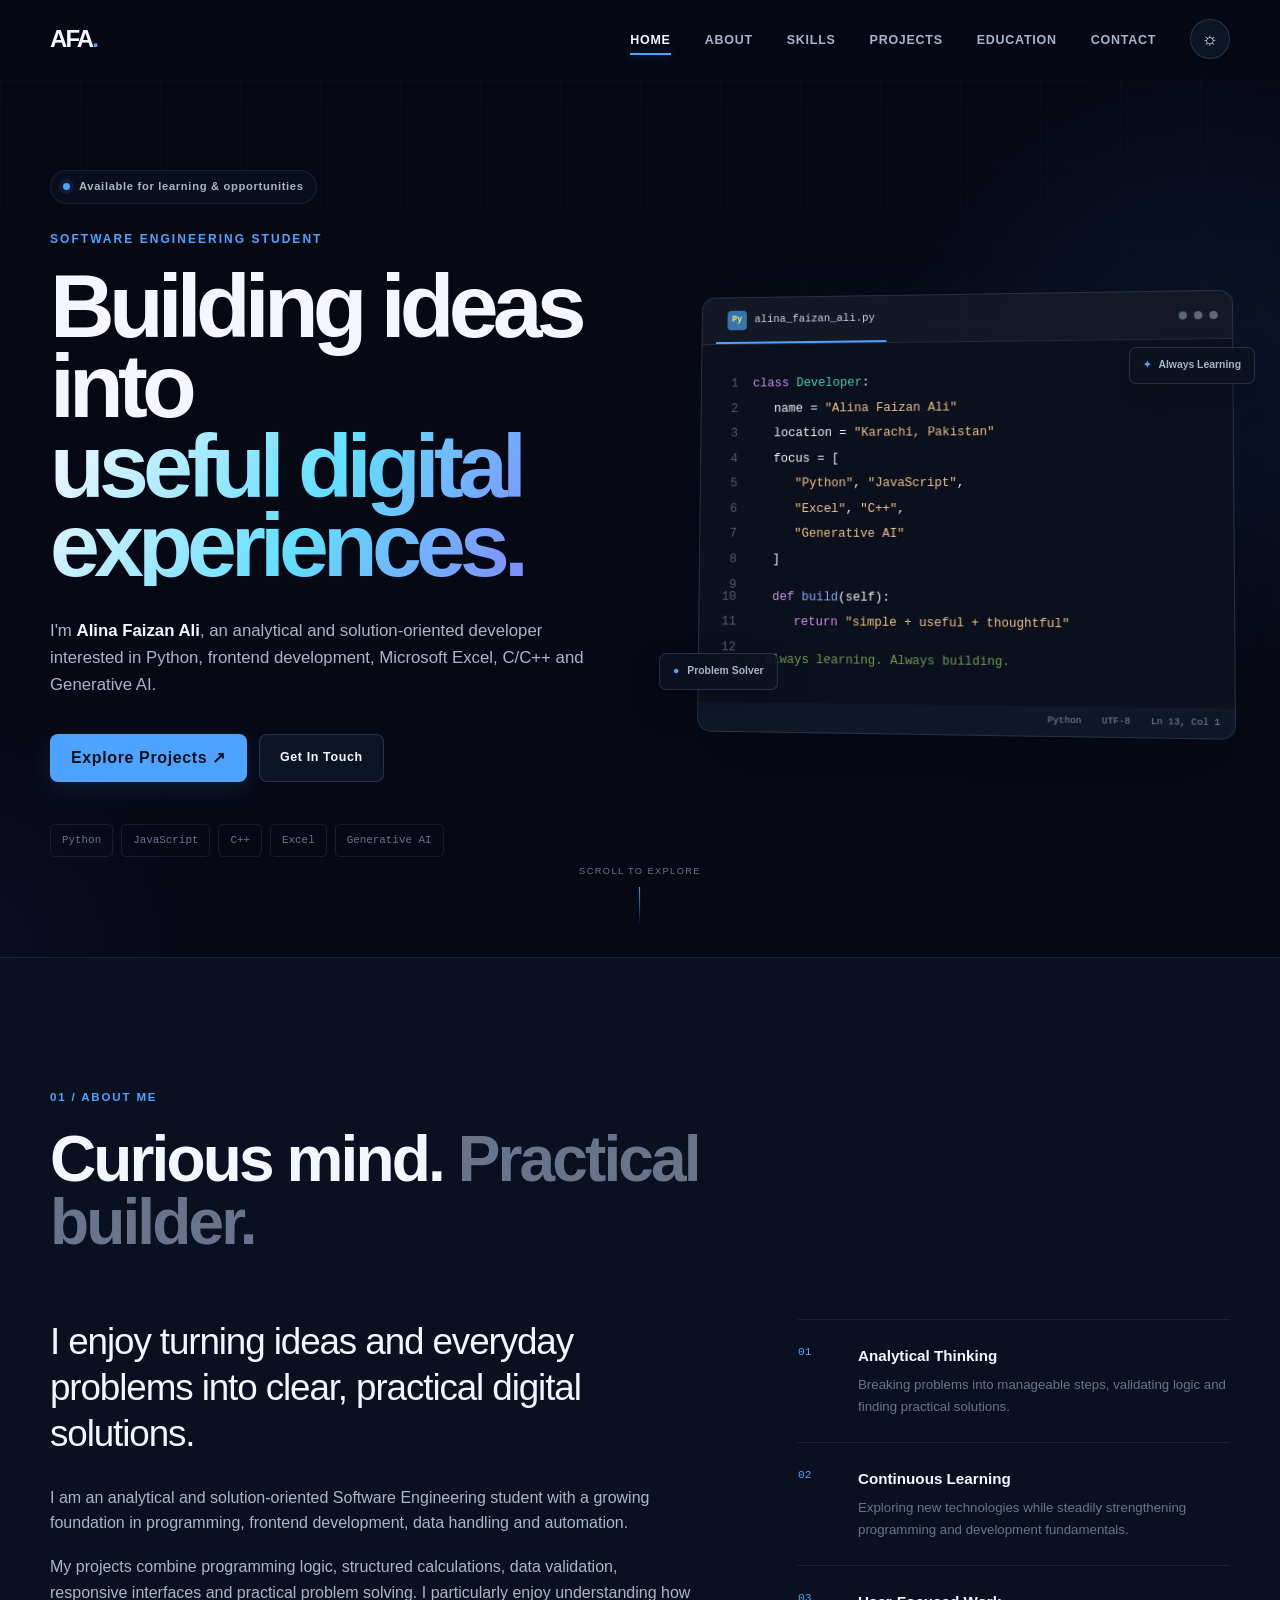
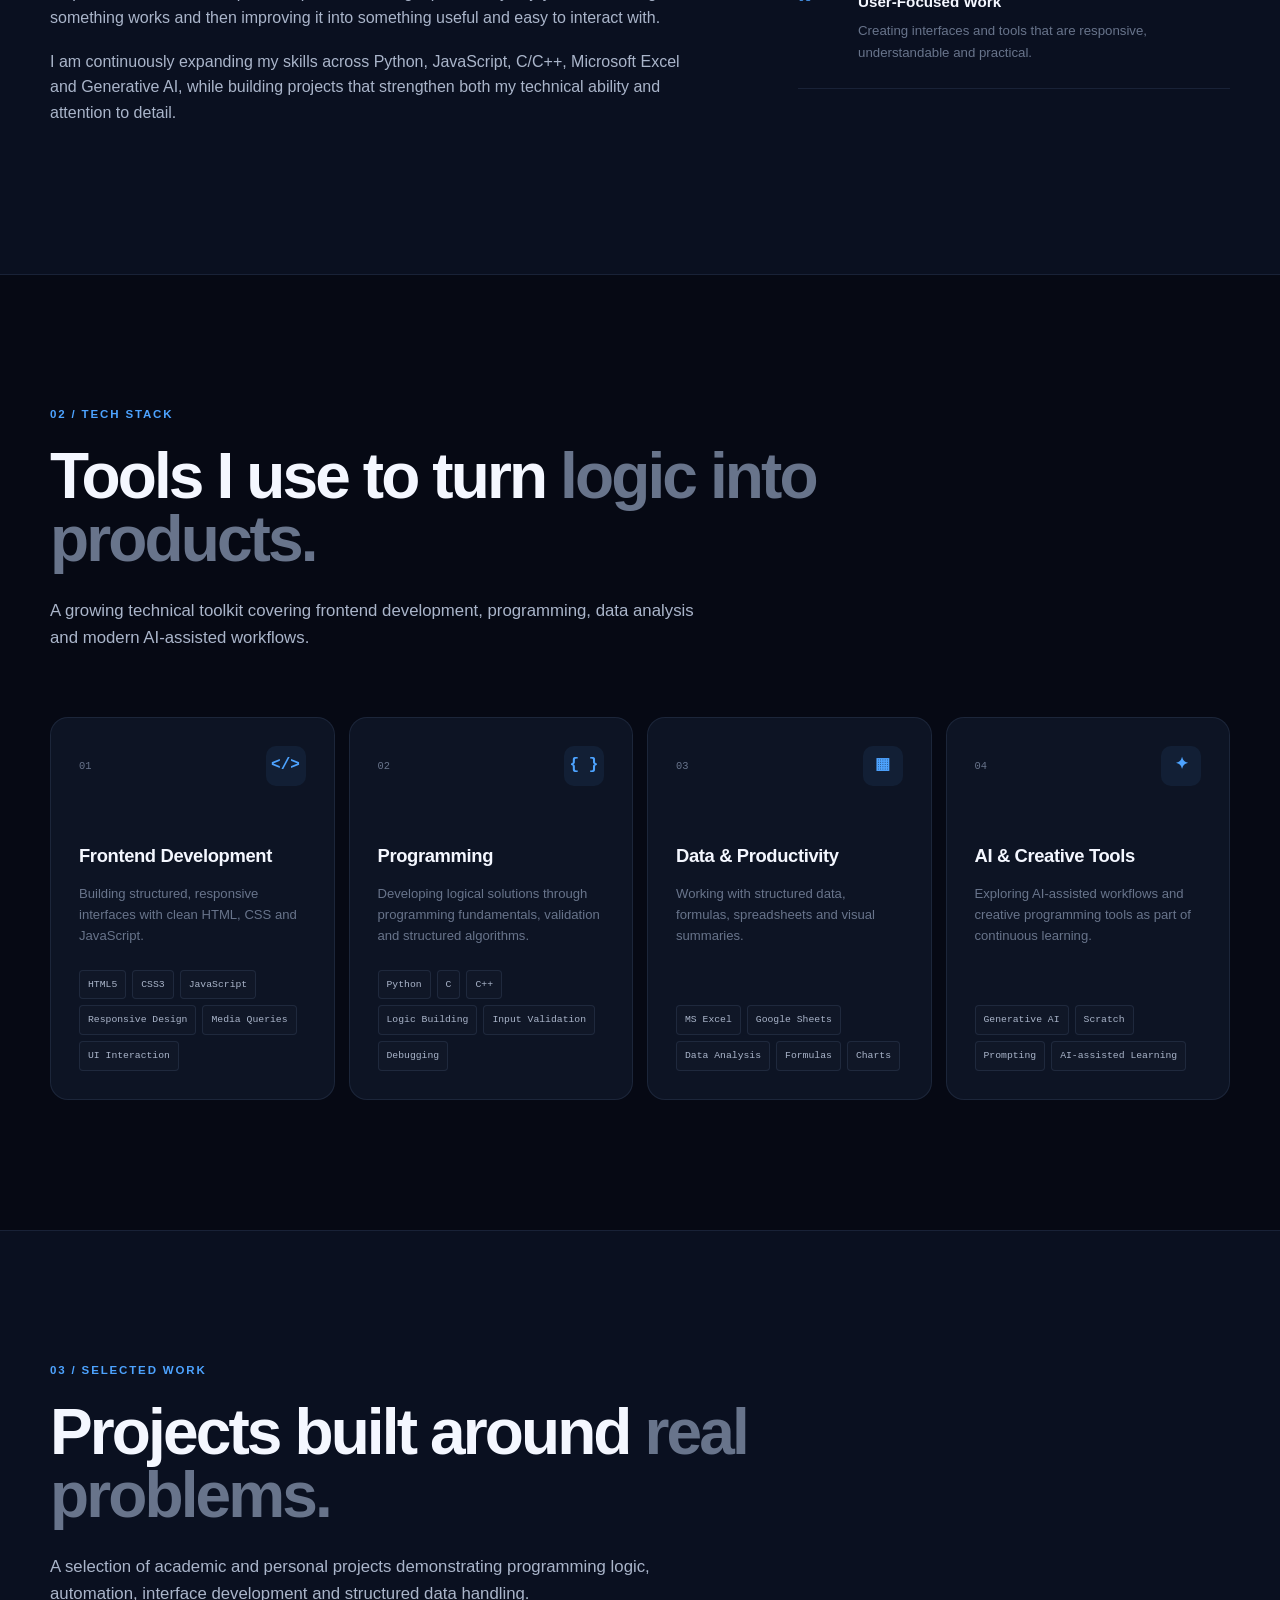
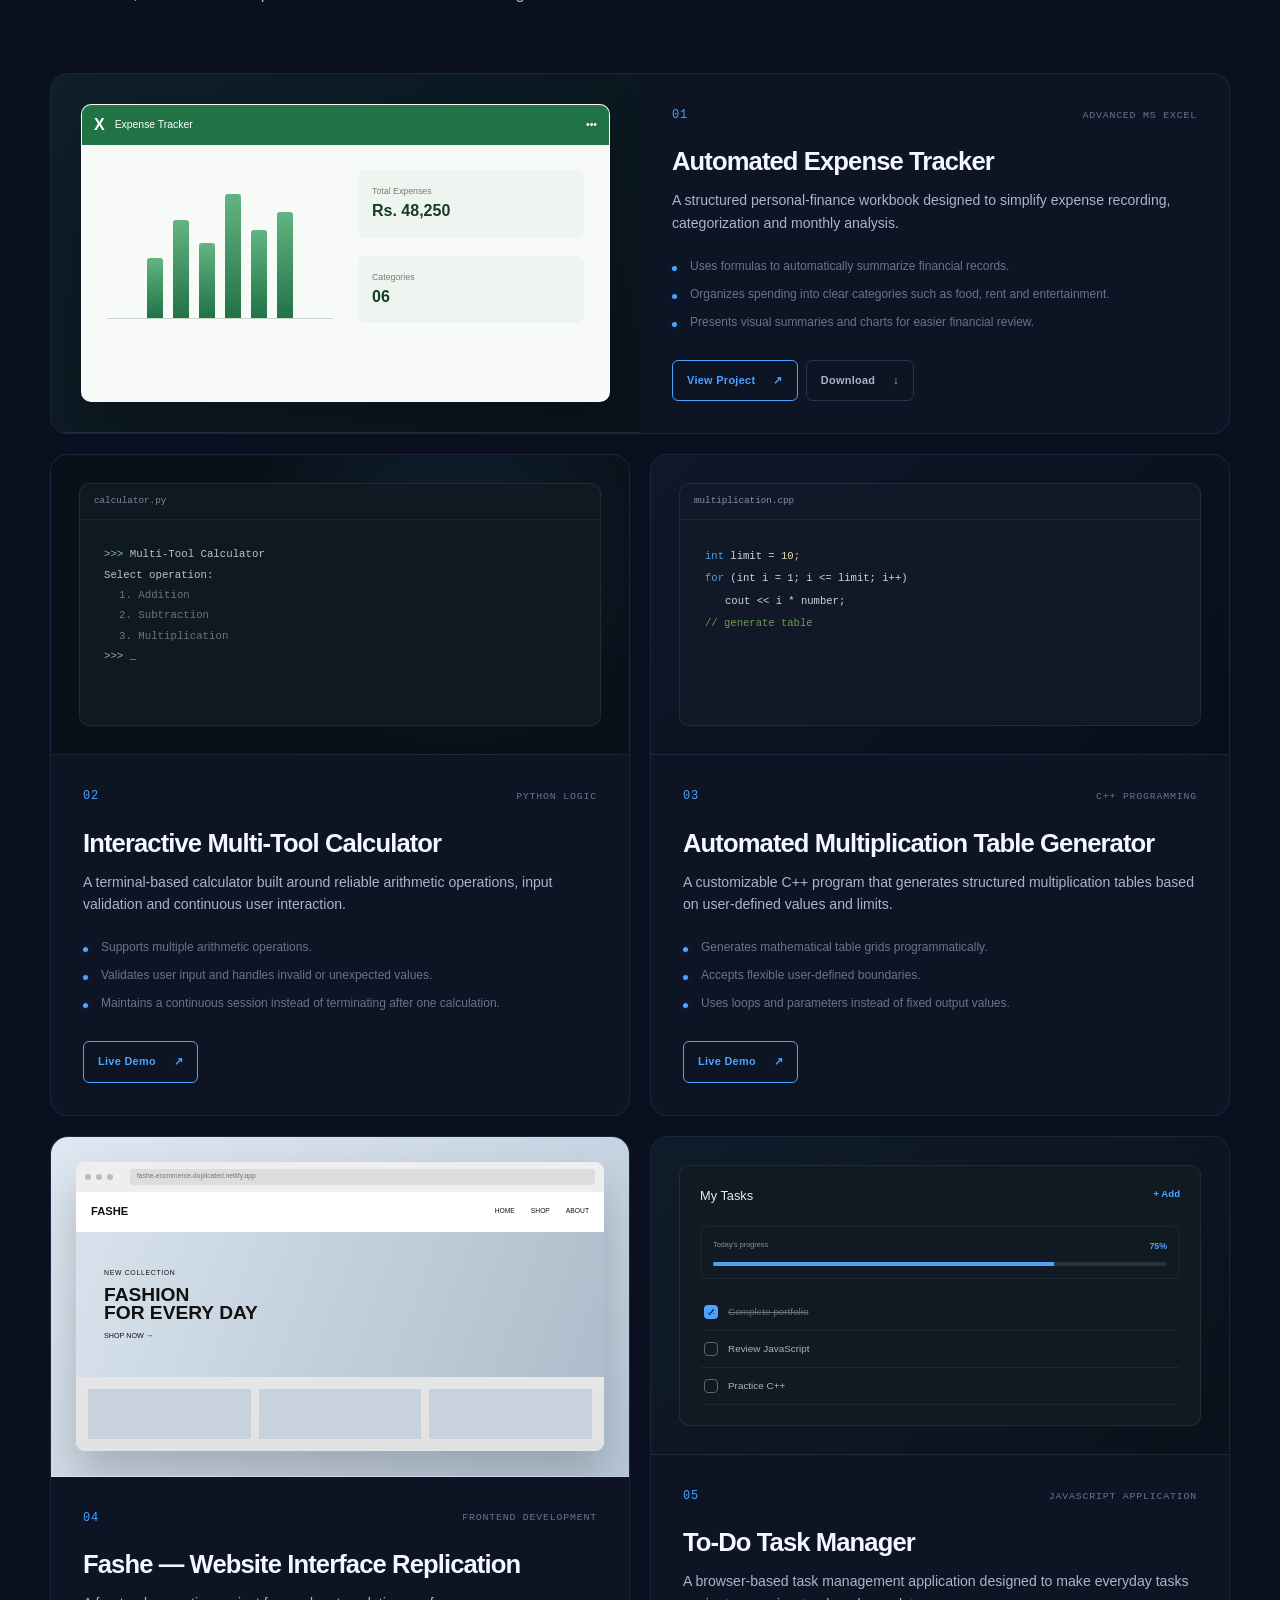
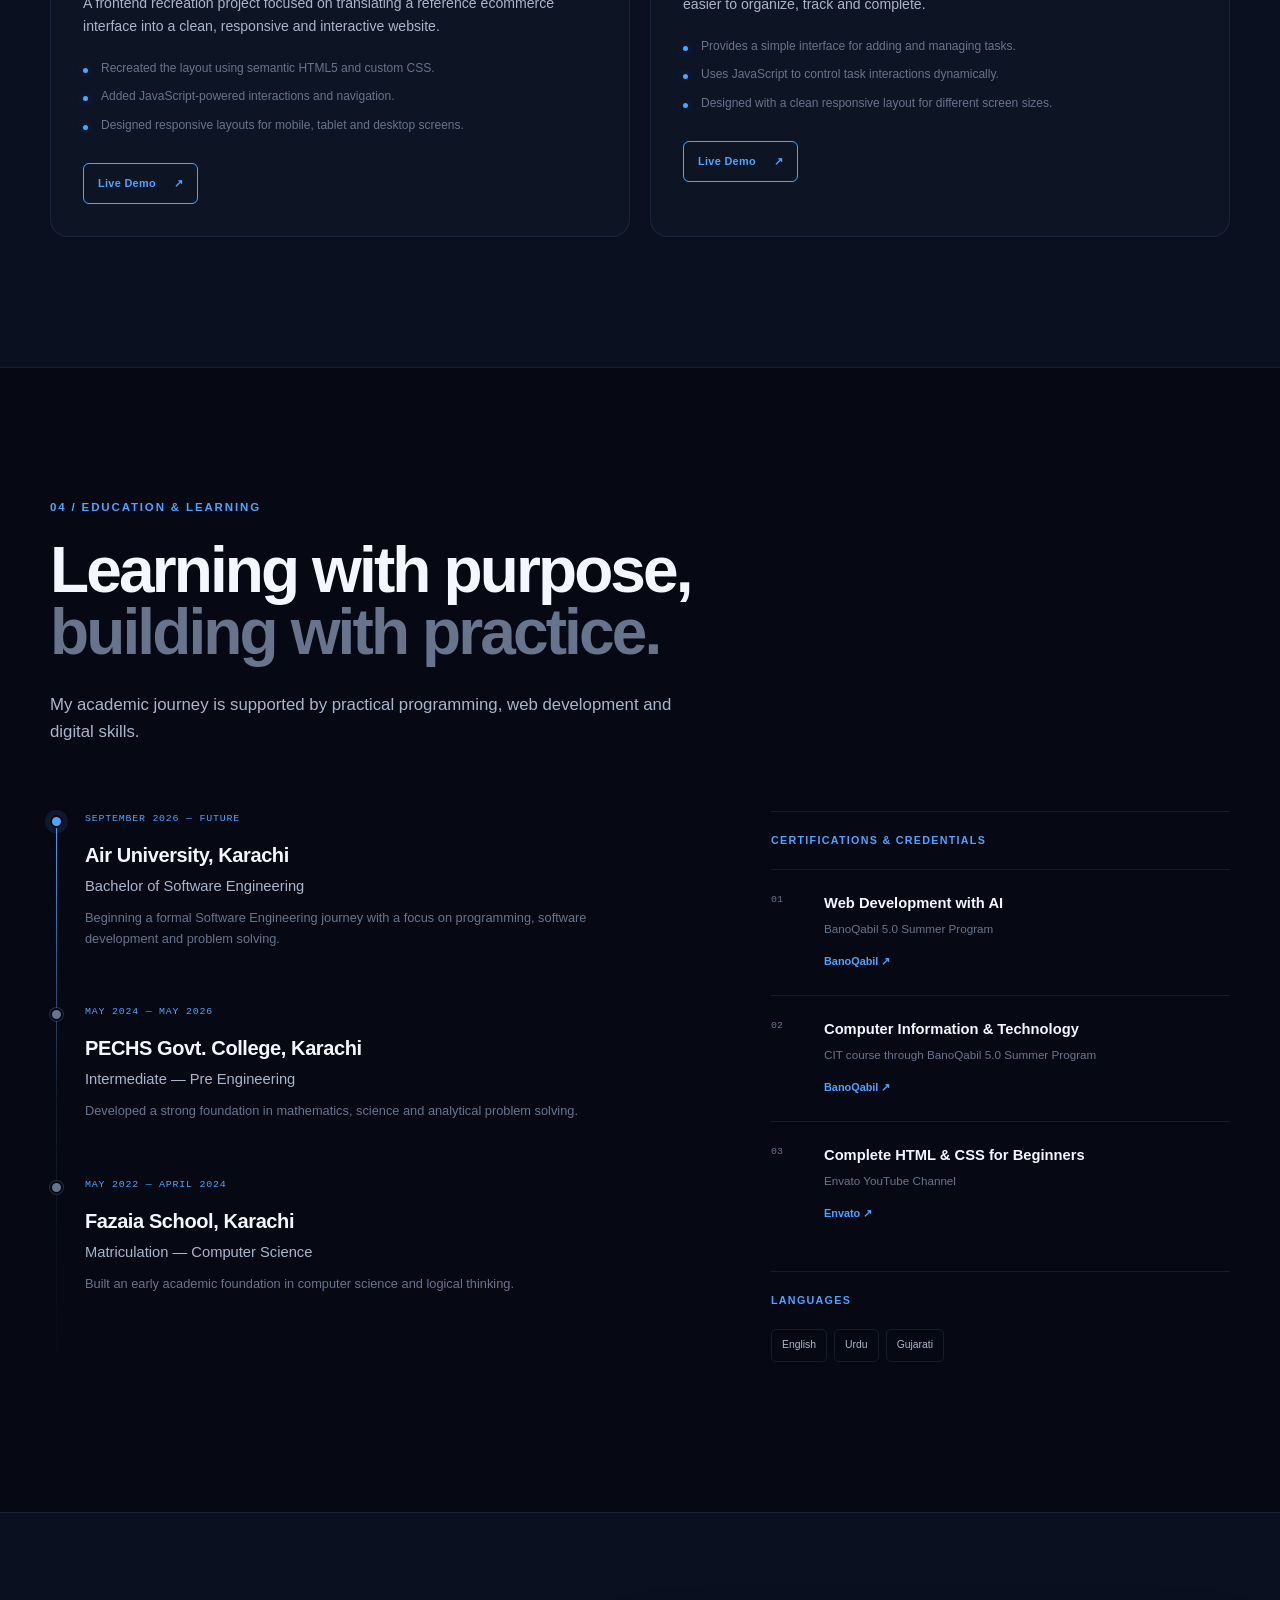
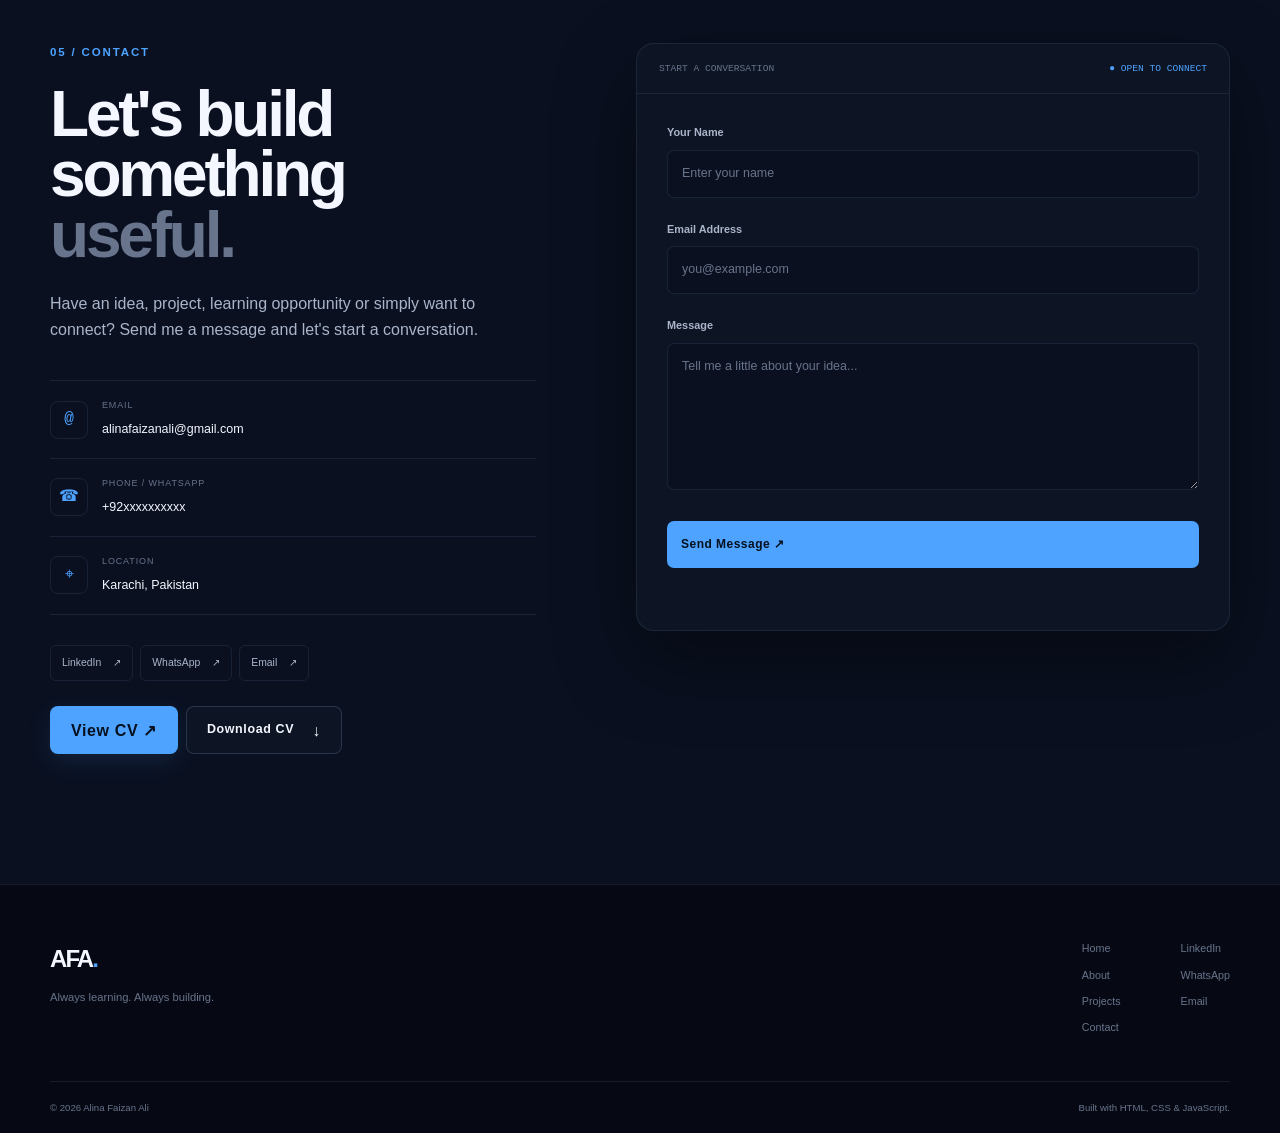
<file: index.html>
<!DOCTYPE html>
<html lang="en">

<head>
    <meta charset="UTF-8">
    <meta name="hosting-provider" content="Netlify">
    <meta name="netlify-deploy"
        content="https://netlify.new/?utm_campaign=ai-legible&amp;utm_source=meta&amp;utm_medium=referral&amp;utm_id=fb705a5e-d1b8-4684-b0b0-b17e2b1a8b19">

    <meta name="viewport" content="width=device-width, initial-scale=1.0">

    <meta name="description"
        content="Alina Faizan Ali — Software Engineering student and aspiring developer specializing in Python, JavaScript, C++, Excel, frontend development and Generative AI.">

    <meta name="keywords"
        content="Alina Faizan Ali, Software Engineering, Python Developer, Web Developer, JavaScript, HTML, CSS, C++, Excel, Generative AI, Portfolio">

    <meta name="author" content="Alina Faizan Ali">

    <meta name="theme-color" content="#0b0d0c">

    <title>Alina Faizan Ali | Developer Portfolio</title>

    <link rel="stylesheet" href="style.css">
</head>

<body>

    <!-- =========================================================
     HEADER / NAVIGATION
========================================================= -->

    <header class="site-header" id="site-header">

        <nav class="navbar container" aria-label="Main navigation">

            <a href="#home" class="logo" aria-label="Go to homepage">
                AFA<span>.</span>
            </a>

            <button class="menu-toggle" id="menu-toggle" aria-label="Open navigation menu" aria-expanded="false"
                aria-controls="nav-menu">

                <span></span>
                <span></span>
                <span></span>

            </button>

            <div class="nav-overlay" id="nav-overlay"></div>

            <ul class="nav-menu" id="nav-menu">

                <li>
                    <a href="#home" class="nav-link active">Home</a>
                </li>

                <li>
                    <a href="#about" class="nav-link">About</a>
                </li>

                <li>
                    <a href="#skills" class="nav-link">Skills</a>
                </li>

                <li>
                    <a href="#projects" class="nav-link">Projects</a>
                </li>

                <li>
                    <a href="#education" class="nav-link">Education</a>
                </li>

                <li>
                    <a href="#contact" class="nav-link">Contact</a>
                </li>

                <li class="theme-item">
                    <button class="theme-toggle" id="theme-toggle" aria-label="Switch to light mode"
                        title="Toggle theme">

                        <span class="theme-icon" id="theme-icon">☼</span>

                    </button>
                </li>

            </ul>

        </nav>

    </header>


    <main>

        <!-- =========================================================
     HERO
========================================================= -->

        <section class="hero section" id="home">

            <div class="hero-grid"></div>

            <div class="container hero-container">

                <div class="hero-content reveal">

                    <div class="eyebrow">
                        <span class="status-dot"></span>
                        Available for learning & opportunities
                    </div>

                    <p class="hero-kicker">
                        SOFTWARE ENGINEERING STUDENT
                    </p>

                    <h1>
                        Building ideas into
                        <span class="gradient-text">useful digital experiences.</span>
                    </h1>

                    <p class="hero-description">
                        I'm <strong>Alina Faizan Ali</strong>, an analytical
                        and solution-oriented developer interested in Python,
                        frontend development, Microsoft Excel, C/C++ and
                        Generative AI.
                    </p>

                    <div class="hero-buttons">

                        <a href="#projects" class="btn btn-primary">
                            <span>
                            Explore Projects
                            ↗</span>
                        </a>

                        <a href="#contact" class="btn btn-secondary">
                            Get In Touch
                        </a>

                    </div>

                    <div class="hero-tags">

                        <span>Python</span>
                        <span>JavaScript</span>
                        <span>C++</span>
                        <span>Excel</span>
                        <span>Generative AI</span>

                    </div>

                </div>


                <!-- Floating editor window -->

                <div class="code-window-wrap reveal delay-2">

                    <div class="code-window">

                        <div class="editor-topbar">

                            <div class="editor-tabs">

                                <div class="editor-tab active">
                                    <span class="file-icon python-icon">Py</span>
                                    alina_faizan_ali.py
                                </div>

                            </div>

                            <div class="editor-actions">
                                <span></span>
                                <span></span>
                                <span></span>
                            </div>

                        </div>

                        <div class="editor-body">

                            <div class="code-line">
                                <span class="line-number">1</span>
                                <span>
                                    <span class="keyword">class</span>
                                    <span class="class-name">Developer</span>:
                                </span>
                            </div>

                            <div class="code-line">
                                <span class="line-number">2</span>
                                <span class="indent">
                                    name =
                                    <span class="string">"Alina Faizan Ali"</span>
                                </span>
                            </div>

                            <div class="code-line">
                                <span class="line-number">3</span>
                                <span class="indent">
                                    location =
                                    <span class="string">"Karachi, Pakistan"</span>
                                </span>
                            </div>

                            <div class="code-line">
                                <span class="line-number">4</span>
                                <span class="indent">
                                    focus = [
                                </span>
                            </div>

                            <div class="code-line">
                                <span class="line-number">5</span>
                                <span class="double-indent">
                                    <span class="string">"Python"</span>,
                                    <span class="string">"JavaScript"</span>,
                                </span>
                            </div>

                            <div class="code-line">
                                <span class="line-number">6</span>
                                <span class="double-indent">
                                    <span class="string">"Excel"</span>,
                                    <span class="string">"C++"</span>,
                                </span>
                            </div>

                            <div class="code-line">
                                <span class="line-number">7</span>
                                <span class="double-indent">
                                    <span class="string">"Generative AI"</span>
                                </span>
                            </div>

                            <div class="code-line">
                                <span class="line-number">8</span>
                                <span class="indent">]</span>
                            </div>

                            <div class="code-line empty-line">
                                <span class="line-number">9</span>
                            </div>

                            <div class="code-line">
                                <span class="line-number">10</span>
                                <span class="indent">
                                    <span class="keyword">def</span>
                                    <span class="function">build</span>(self):
                                </span>
                            </div>

                            <div class="code-line">
                                <span class="line-number">11</span>
                                <span class="double-indent">
                                    <span class="keyword">return</span>
                                    <span class="string">
                                        "simple + useful + thoughtful"
                                    </span>
                                </span>
                            </div>

                            <div class="code-line empty-line">
                                <span class="line-number">12</span>
                            </div>

                            <div class="code-line">
                                <span class="line-number">13</span>
                                <span class="comment">
                                    # Always learning. Always building.
                                </span>
                            </div>

                        </div>

                        <div class="editor-status">

                            <span>Python</span>
                            <span>UTF-8</span>
                            <span>Ln 13, Col 1</span>

                        </div>

                    </div>

                    <div class="floating-label label-one">
                        <span>●</span> Problem Solver
                    </div>

                    <div class="floating-label label-two">
                        <span>✦</span> Always Learning
                    </div>

                </div>

            </div>

            <div class="scroll-indicator">
                <span>SCROLL TO EXPLORE</span>
                <span class="scroll-line"></span>
            </div>

        </section>


        <!-- =========================================================
     ABOUT
========================================================= -->

        <section class="section about-section" id="about">

            <div class="container">

                <div class="section-heading reveal">

                    <div class="section-number">01 / ABOUT ME</div>

                    <h2>
                        Curious mind.
                        <span class="gradient-text">Practical builder.</span>
                    </h2>

                </div>


                <div class="about-grid">

                    <div class="about-main reveal">

                        <p class="large-text">
                            I enjoy turning ideas and everyday problems into
                            clear, practical digital solutions.
                        </p>

                        <p>
                            I am an analytical and solution-oriented Software
                            Engineering student with a growing foundation in
                            programming, frontend development, data handling
                            and automation.
                        </p>

                        <p>
                            My projects combine programming logic, structured
                            calculations, data validation, responsive interfaces
                            and practical problem solving. I particularly enjoy
                            understanding how something works and then improving
                            it into something useful and easy to interact with.
                        </p>

                        <p>
                            I am continuously expanding my skills across Python,
                            JavaScript, C/C++, Microsoft Excel and Generative AI,
                            while building projects that strengthen both my
                            technical ability and attention to detail.
                        </p>

                    </div>


                    <div class="about-points reveal delay-1">

                        <div class="about-point">

                            <span class="point-number">01</span>

                            <div>
                                <h3>Analytical Thinking</h3>
                                <p>
                                    Breaking problems into manageable steps,
                                    validating logic and finding practical
                                    solutions.
                                </p>
                            </div>

                        </div>


                        <div class="about-point">

                            <span class="point-number">02</span>

                            <div>
                                <h3>Continuous Learning</h3>
                                <p>
                                    Exploring new technologies while steadily
                                    strengthening programming and development
                                    fundamentals.
                                </p>
                            </div>

                        </div>


                        <div class="about-point">

                            <span class="point-number">03</span>

                            <div>
                                <h3>User-Focused Work</h3>
                                <p>
                                    Creating interfaces and tools that are
                                    responsive, understandable and practical.
                                </p>
                            </div>

                        </div>

                    </div>

                </div>

            </div>

        </section>


        <!-- =========================================================
     SKILLS
========================================================= -->

        <section class="section skills-section" id="skills">

            <div class="container">

                <div class="section-heading reveal">

                    <div class="section-number">02 / TECH STACK</div>

                    <h2>
                        Tools I use to turn
                        <span>logic into products.</span>
                    </h2>

                    <p>
                        A growing technical toolkit covering frontend
                        development, programming, data analysis and
                        modern AI-assisted workflows.
                    </p>

                </div>


                <div class="skills-grid">

                    <article class="skill-card reveal">

                        <div class="skill-card-top">
                            <span class="skill-index">01</span>
                            <span class="skill-symbol">&lt;/&gt;</span>
                        </div>

                        <h3>Frontend Development</h3>

                        <p>
                            Building structured, responsive interfaces
                            with clean HTML, CSS and JavaScript.
                        </p>

                        <div class="skill-list">
                            <span>HTML5</span>
                            <span>CSS3</span>
                            <span>JavaScript</span>
                            <span>Responsive Design</span>
                            <span>Media Queries</span>
                            <span>UI Interaction</span>
                        </div>

                    </article>


                    <article class="skill-card reveal delay-1">

                        <div class="skill-card-top">
                            <span class="skill-index">02</span>
                            <span class="skill-symbol">{ }</span>
                        </div>

                        <h3>Programming</h3>

                        <p>
                            Developing logical solutions through programming
                            fundamentals, validation and structured algorithms.
                        </p>

                        <div class="skill-list">
                            <span>Python</span>
                            <span>C</span>
                            <span>C++</span>
                            <span>Logic Building</span>
                            <span>Input Validation</span>
                            <span>Debugging</span>
                        </div>

                    </article>


                    <article class="skill-card reveal delay-2">

                        <div class="skill-card-top">
                            <span class="skill-index">03</span>
                            <span class="skill-symbol">▦</span>
                        </div>

                        <h3>Data & Productivity</h3>

                        <p>
                            Working with structured data, formulas,
                            spreadsheets and visual summaries.
                        </p>

                        <div class="skill-list">
                            <span>MS Excel</span>
                            <span>Google Sheets</span>
                            <span>Data Analysis</span>
                            <span>Formulas</span>
                            <span>Charts</span>
                        </div>

                    </article>


                    <article class="skill-card reveal">

                        <div class="skill-card-top">
                            <span class="skill-index">04</span>
                            <span class="skill-symbol">✦</span>
                        </div>

                        <h3>AI & Creative Tools</h3>

                        <p>
                            Exploring AI-assisted workflows and creative
                            programming tools as part of continuous learning.
                        </p>

                        <div class="skill-list">
                            <span>Generative AI</span>
                            <span>Scratch</span>
                            <span>Prompting</span>
                            <span>AI-assisted Learning</span>
                        </div>

                    </article>

                </div>

            </div>

        </section>


        <!-- =========================================================
     PROJECTS
========================================================= -->

        <section class="section projects-section" id="projects">

            <div class="container">

                <div class="section-heading projects-heading reveal">

                    <div class="section-number">03 / SELECTED WORK</div>

                    <h2>
                        Projects built around
                        <span>real problems.</span>
                    </h2>

                    <p>
                        A selection of academic and personal projects
                        demonstrating programming logic, automation,
                        interface development and structured data handling.
                    </p>

                </div>


                <div class="projects-grid">


                    <!-- PROJECT 01 -->

                    <article class="project-card project-featured reveal">

                        <div class="project-preview excel-preview" role="img"
                            aria-label="Preview of Alina's automated Excel expense tracker project">

                            <div class="excel-ui">

                                <div class="excel-top">
                                    <span class="excel-logo">X</span>
                                    <span>Expense Tracker</span>
                                    <span class="excel-menu">•••</span>
                                </div>

                                <div class="excel-content">

                                    <div class="mini-chart">

                                        <span style="height: 42%"></span>
                                        <span style="height: 68%"></span>
                                        <span style="height: 52%"></span>
                                        <span style="height: 86%"></span>
                                        <span style="height: 61%"></span>
                                        <span style="height: 74%"></span>

                                    </div>

                                    <div class="excel-stats">

                                        <div>
                                            <small>Total Expenses</small>
                                            <strong>Rs. 48,250</strong>
                                        </div>

                                        <div>
                                            <small>Categories</small>
                                            <strong>06</strong>
                                        </div>

                                    </div>

                                </div>

                            </div>

                        </div>


                        <div class="project-content">

                            <div class="project-meta">
                                <span>01</span>
                                <span>ADVANCED MS EXCEL</span>
                            </div>

                            <h3>Automated Expense Tracker</h3>

                            <p>
                                A structured personal-finance workbook designed
                                to simplify expense recording, categorization
                                and monthly analysis.
                            </p>

                            <ul class="project-features">

                                <li>
                                    Uses formulas to automatically summarize
                                    financial records.
                                </li>

                                <li>
                                    Organizes spending into clear categories
                                    such as food, rent and entertainment.
                                </li>

                                <li>
                                    Presents visual summaries and charts for
                                    easier financial review.
                                </li>

                            </ul>

                            <div class="project-buttons">

                                <a href="expense-tracker.xlsx" class="project-btn" target="_blank" rel="noopener">

                                    View Project
                                    <span>↗</span>

                                </a>

                                <a href="expense-tracker.xlsx" class="project-btn project-btn-outline" download>

                                    Download
                                    <span>↓</span>

                                </a>

                            </div>

                        </div>

                    </article>


                    <!-- PROJECT 02 -->

                    <article class="project-card reveal">

                        <div class="project-preview python-preview" role="img"
                            aria-label="Preview of Python interactive multi-tool calculator">

                            <div class="terminal">

                                <div class="terminal-bar">
                                    <span>calculator.py</span>
                                </div>

                                <div class="terminal-body">

                                    <p>
                                        <span class="terminal-green">
                                            &gt;&gt;&gt;
                                        </span>
                                        Multi-Tool Calculator
                                    </p>

                                    <p>
                                        Select operation:
                                    </p>

                                    <p class="terminal-muted">
                                        1. Addition
                                    </p>

                                    <p class="terminal-muted">
                                        2. Subtraction
                                    </p>

                                    <p class="terminal-muted">
                                        3. Multiplication
                                    </p>

                                    <p>
                                        <span class="terminal-green">
                                            &gt;&gt;&gt;
                                        </span>
                                        _
                                    </p>

                                </div>

                            </div>

                        </div>


                        <div class="project-content">

                            <div class="project-meta">
                                <span>02</span>
                                <span>PYTHON LOGIC</span>
                            </div>

                            <h3>Interactive Multi-Tool Calculator</h3>

                            <p>
                                A terminal-based calculator built around
                                reliable arithmetic operations, input
                                validation and continuous user interaction.
                            </p>

                            <ul class="project-features">

                                <li>
                                    Supports multiple arithmetic operations.
                                </li>

                                <li>
                                    Validates user input and handles
                                    invalid or unexpected values.
                                </li>

                                <li>
                                    Maintains a continuous session instead
                                    of terminating after one calculation.
                                </li>

                            </ul>

                            <div class="project-buttons">

                                <a href="https://www.programiz.com/online-compiler/3bPesGvPqxvf6" class="project-btn" target="_blank" data-placeholder-link>

                                    Live Demo
                                    <span>↗</span>

                                </a>

                            </div>

                        </div>

                    </article>


                    <!-- PROJECT 03 -->

                    <article class="project-card reveal delay-1">

                        <div class="project-preview cpp-preview" role="img"
                            aria-label="Preview of C++ automated multiplication table generator">

                            <div class="cpp-window">

                                <div class="cpp-header">
                                    multiplication.cpp
                                </div>

                                <div class="cpp-code">

                                    <p>
                                        <span class="cpp-blue">int</span>
                                        limit = <span class="cpp-orange">10</span>;
                                    </p>

                                    <p>
                                        <span class="cpp-blue">for</span>
                                        (int i = 1; i &lt;= limit; i++)
                                    </p>

                                    <p class="cpp-indent">
                                        cout &lt;&lt; i * number;
                                    </p>

                                    <p>
                                        <span class="cpp-comment">
                                            // generate table
                                        </span>
                                    </p>

                                </div>

                            </div>

                        </div>


                        <div class="project-content">

                            <div class="project-meta">
                                <span>03</span>
                                <span>C++ PROGRAMMING</span>
                            </div>

                            <h3>Automated Multiplication Table Generator</h3>

                            <p>
                                A customizable C++ program that generates
                                structured multiplication tables based on
                                user-defined values and limits.
                            </p>

                            <ul class="project-features">

                                <li>
                                    Generates mathematical table grids
                                    programmatically.
                                </li>

                                <li>
                                    Accepts flexible user-defined boundaries.
                                </li>

                                <li>
                                    Uses loops and parameters instead of
                                    fixed output values.
                                </li>

                            </ul>

                            <div class="project-buttons">

                                <a href="https://www.programiz.com/online-compiler/1Dnhe1xtZ0zkZ" class="project-btn" target="_blank" data-placeholder-link>

                                    Live Demo
                                    <span>↗</span>

                                </a>

                            </div>

                        </div>

                    </article>


                    <!-- PROJECT 04 -->

                    <article class="project-card reveal">

                        <div class="project-preview website-preview" role="img"
                            aria-label="Preview of Fashe ecommerce website interface replication">

                            <div class="browser-window">

                                <div class="browser-bar">

                                    <span class="browser-dot"></span>
                                    <span class="browser-dot"></span>
                                    <span class="browser-dot"></span>

                                    <div class="browser-address">
                                        fashe-ecommerce-duplicated.netlify.app
                                    </div>

                                </div>

                                <div class="browser-page">

                                    <div class="fake-nav">
                                        <strong>FASHE</strong>
                                        <span>HOME</span>
                                        <span>SHOP</span>
                                        <span>ABOUT</span>
                                    </div>

                                    <div class="fake-hero">
                                        <small>NEW COLLECTION</small>
                                        <strong>FASHION<br>FOR EVERY DAY</strong>
                                        <span>SHOP NOW →</span>
                                    </div>

                                    <div class="fake-products">
                                        <span></span>
                                        <span></span>
                                        <span></span>
                                    </div>

                                </div>

                            </div>

                        </div>


                        <div class="project-content">

                            <div class="project-meta">
                                <span>04</span>
                                <span>FRONTEND DEVELOPMENT</span>
                            </div>

                            <h3>Fashe — Website Interface Replication</h3>

                            <p>
                                A frontend recreation project focused on
                                translating a reference ecommerce interface
                                into a clean, responsive and interactive
                                website.
                            </p>

                            <ul class="project-features">

                                <li>
                                    Recreated the layout using semantic HTML5
                                    and custom CSS.
                                </li>

                                <li>
                                    Added JavaScript-powered interactions
                                    and navigation.
                                </li>

                                <li>
                                    Designed responsive layouts for mobile,
                                    tablet and desktop screens.
                                </li>

                            </ul>

                            <div class="project-buttons">

                                <a href="https://fashe-ecommerce-duplicated.netlify.app/" class="project-btn"
                                    target="_blank" rel="noopener">

                                    Live Demo
                                    <span>↗</span>

                                </a>

                            </div>

                        </div>

                    </article>


                    <!-- PROJECT 05 -->

                    <article class="project-card project-todo reveal delay-1">

                        <div class="project-preview todo-preview" role="img"
                            aria-label="Preview of To-Do task manager application">

                            <div class="todo-ui">

                                <div class="todo-heading">

                                    <span>My Tasks</span>

                                    <strong>+ Add</strong>

                                </div>

                                <div class="todo-progress">

                                    <div>
                                        <small>Today's progress</small>
                                        <strong>75%</strong>
                                    </div>

                                    <div class="progress-track">
                                        <span></span>
                                    </div>

                                </div>

                                <div class="todo-item done">
                                    <span class="check">✓</span>
                                    Complete portfolio
                                </div>

                                <div class="todo-item">
                                    <span class="empty-check"></span>
                                    Review JavaScript
                                </div>

                                <div class="todo-item">
                                    <span class="empty-check"></span>
                                    Practice C++
                                </div>

                            </div>

                        </div>


                        <div class="project-content">

                            <div class="project-meta">
                                <span>05</span>
                                <span>JAVASCRIPT APPLICATION</span>
                            </div>

                            <h3>To-Do Task Manager</h3>

                            <p>
                                A browser-based task management application
                                designed to make everyday tasks easier to
                                organize, track and complete.
                            </p>

                            <ul class="project-features">

                                <li>
                                    Provides a simple interface for adding
                                    and managing tasks.
                                </li>

                                <li>
                                    Uses JavaScript to control task
                                    interactions dynamically.
                                </li>

                                <li>
                                    Designed with a clean responsive layout
                                    for different screen sizes.
                                </li>

                            </ul>

                            <div class="project-buttons">

                                <a href="https://todo-task-manager-project.netlify.app/" class="project-btn"
                                    target="_blank" rel="noopener">

                                    Live Demo
                                    <span>↗</span>

                                </a>

                            </div>

                        </div>

                    </article>

                </div>

            </div>

        </section>


        <!-- =========================================================
     EDUCATION
========================================================= -->

        <section class="section education-section" id="education">

            <div class="container">

                <div class="section-heading reveal">

                    <div class="section-number">04 / EDUCATION & LEARNING</div>

                    <h2>
                        Learning with purpose,
                        <span>building with practice.</span>
                    </h2>

                    <p>
                        My academic journey is supported by practical
                        programming, web development and digital skills.
                    </p>

                </div>


                <div class="education-layout">


                    <!-- Education timeline -->

                    <div class="timeline reveal">

                        <div class="timeline-item current">

                            <div class="timeline-marker"></div>

                            <div class="timeline-content">

                                <div class="timeline-date">
                                    SEPTEMBER 2026 — FUTURE
                                </div>

                                <h3>
                                    Air University, Karachi
                                </h3>

                                <h4>
                                    Bachelor of Software Engineering
                                </h4>

                                <p>
                                    Beginning a formal Software Engineering
                                    journey with a focus on programming,
                                    software development and problem solving.
                                </p>

                            </div>

                        </div>


                        <div class="timeline-item">

                            <div class="timeline-marker"></div>

                            <div class="timeline-content">

                                <div class="timeline-date">
                                    MAY 2024 — MAY 2026
                                </div>

                                <h3>
                                    PECHS Govt. College, Karachi
                                </h3>

                                <h4>
                                    Intermediate — Pre Engineering
                                </h4>

                                <p>
                                    Developed a strong foundation in
                                    mathematics, science and analytical
                                    problem solving.
                                </p>

                            </div>

                        </div>


                        <div class="timeline-item">

                            <div class="timeline-marker"></div>

                            <div class="timeline-content">

                                <div class="timeline-date">
                                    MAY 2022 — APRIL 2024
                                </div>

                                <h3>
                                    Fazaia School, Karachi
                                </h3>

                                <h4>
                                    Matriculation — Computer Science
                                </h4>

                                <p>
                                    Built an early academic foundation in
                                    computer science and logical thinking.
                                </p>

                            </div>

                        </div>

                    </div>


                    <!-- Certifications -->

                    <aside class="certifications reveal delay-1">

                        <div class="cert-title">
                            CERTIFICATIONS & CREDENTIALS
                        </div>


                        <div class="certificate">

                            <div class="certificate-icon">01</div>

                            <div>

                                <h3>
                                    Web Development with AI
                                </h3>

                                <p>
                                    BanoQabil 5.0 Summer Program
                                </p>

                                <a href="https://banoqabil.pk/courses/web-development-with-ai-69614968078f4d9e44d713c5" class="text-link">
                                    BanoQabil ↗
                                </a>

                            </div>

                        </div>


                        <div class="certificate">

                            <div class="certificate-icon">02</div>

                            <div>

                                <h3>
                                    Computer Information & Technology
                                </h3>

                                <p>
                                    CIT course through BanoQabil 5.0
                                    Summer Program
                                </p>

                                <a href="https://banoqabil.pk/courses/computer-information-and-technology-694fd45809bbc24151521d99" class="text-link">
                                    BanoQabil ↗
                                </a>

                            </div>

                        </div>


                        <div class="certificate">

                            <div class="certificate-icon">03</div>

                            <div>

                                <h3>
                                    Complete HTML & CSS for Beginners
                                </h3>

                                <p>
                                    Envato YouTube Channel
                                </p>

                                <a href="https://www.youtube.com/watch?v=iG2jotQo9NI" class="text-link">
                                    Envato ↗
                                </a>

                            </div>

                        </div>


                        <div class="languages">

                            <div class="cert-title">
                                LANGUAGES
                            </div>

                            <div class="language-tags">

                                <span>English</span>
                                <span>Urdu</span>
                                <span>Gujarati</span>

                            </div>

                        </div>

                    </aside>

                </div>

            </div>

        </section>


        <!-- =========================================================
     CONTACT
========================================================= -->

        <section class="section contact-section" id="contact">

            <div class="container">

                <div class="contact-grid">


                    <div class="contact-info reveal">

                        <div class="section-number">
                            05 / CONTACT
                        </div>

                        <h2>
                            Let's build something
                            <span>useful.</span>
                        </h2>

                        <p>
                            Have an idea, project, learning opportunity or
                            simply want to connect? Send me a message and
                            let's start a conversation.
                        </p>


                        <div class="contact-details">

                            <a href="mailto:alinafaizanali@gmail.com" class="contact-detail">

                                <span class="contact-icon">@</span>

                                <div>
                                    <small>EMAIL</small>
                                    <strong>
                                        alinafaizanali@gmail.com
                                    </strong>
                                </div>

                            </a>


                            <a href="tel:+92xxxxxxxxxx" class="contact-detail">

                                <span class="contact-icon">☎</span>

                                <div>
                                    <small>PHONE / WHATSAPP</small>
                                    <strong>
                                        +92xxxxxxxxxx
                                    </strong>
                                </div>

                            </a>


                            <div class="contact-detail">

                                <span class="contact-icon">⌖</span>

                                <div>
                                    <small>LOCATION</small>
                                    <strong>
                                        Karachi, Pakistan
                                    </strong>
                                </div>

                            </div>

                        </div>


                        <div class="social-buttons">

                            <a href="www.linkedin.com" class="social-btn" target="_blank" rel="noopener">

                                LinkedIn
                                <span>↗</span>

                            </a>


                            <a href="https://wa.me/92xxxxxxxxxx" class="social-btn" target="_blank" rel="noopener">

                                WhatsApp
                                <span>↗</span>

                            </a>


                            <a href="mailto:alinafaizanali@gmail.com" class="social-btn">

                                Email
                                <span>↗</span>

                            </a>

                        </div>


                        <div class="cv-buttons">

                            <a href="resume.pdf" target="_blank" rel="noopener" class="btn btn-primary">
                                <span>
                                View CV
                                ↗</span>

                            </a>

                            <a href="resume.pdf" download class="btn btn-secondary">

                                Download CV
                                <span>↓</span>

                            </a>

                        </div>

                    </div>


                    <!-- Contact form -->

                    <div class="contact-form-wrap reveal delay-1">

                        <div class="form-header">

                            <span>START A CONVERSATION</span>

                            <span class="form-status">
                                ● OPEN TO CONNECT
                            </span>

                        </div>


                        <form id="contact-form">

                            <div class="form-group">

                                <label for="name">
                                    Your Name
                                </label>

                                <input type="text" id="name" name="name" placeholder="Enter your name" required>

                            </div>


                            <div class="form-group">

                                <label for="email">
                                    Email Address
                                </label>

                                <input type="email" id="email" name="email" placeholder="you@example.com" required>

                            </div>


                            <div class="form-group">

                                <label for="message">
                                    Message
                                </label>

                                <textarea id="message" name="message" rows="6"
                                    placeholder="Tell me a little about your idea..." required></textarea>

                            </div>


                            <button type="submit" class="form-submit">
                                <span>
                                Send Message
                                ↗</span>

                            </button>

                            <p class="form-note" id="form-note">

                            </p>

                        </form>

                    </div>

                </div>

            </div>

        </section>

    </main>


    <!-- =========================================================
     FOOTER
========================================================= -->

    <footer class="footer">

        <div class="container footer-inner">

            <div class="footer-brand">

                <a href="#home" class="logo">
                    AFA<span>.</span>
                </a>

                <p>
                    Always learning. Always building.
                </p>

            </div>


            <div class="footer-links">

                <a href="#home">Home</a>
                <a href="#about">About</a>
                <a href="#projects">Projects</a>
                <a href="#contact">Contact</a>

            </div>


            <div class="footer-social">

                <a href="www.linkedin.com" target="_blank" rel="noopener">
                    LinkedIn
                </a>

                <a href="https://wa.me/92xxxxxxxxxx" target="_blank" rel="noopener">

                    WhatsApp

                </a>

                <a href="mailto:alinafaizanali@gmail.com">
                    Email
                </a>

            </div>

        </div>


        <div class="container footer-bottom">

            <span>
                © 2026 Alina Faizan Ali
            </span>

            <span>
                Built with HTML, CSS & JavaScript.
            </span>

        </div>

    </footer>


    <div class="toast" id="toast" role="status"></div>


    <script src="script.js"></script>

</body>

</html>
</file>
<file: style.css>
/* =========================================================
   ROOT VARIABLES
   Midnight Navy + Electric Blue + Cyan + Violet
========================================================= */

:root {

    --bg: #060914;
    --bg-soft: #0a1020;
    --surface: #0d1424;
    --surface-2: #121a2d;

    --text: #f4f7ff;
    --text-soft: #aab5ca;
    --text-muted: #68748b;

    --accent: #4da3ff;
    --accent-bright: #62b5ff;
    --accent-dark: #2377d4;

    --cyan: #39d9ff;
    --violet: #8b6cff;

    --border: rgba(148, 181, 230, 0.11);
    --border-strong: rgba(148, 181, 230, 0.20);

    --white: #ffffff;
    --black: #03050a;

    --gradient-accent:
        linear-gradient(
            120deg,
            #4da3ff 0%,
            #39d9ff 100%
        );

    --gradient-heading:
        linear-gradient(
            120deg,
            #f4f7ff 0%,
            #62dfff 48%,
            #8b6cff 100%
        );

    --gradient-violet:
        linear-gradient(
            135deg,
            rgba(77, 163, 255, 0.12),
            rgba(139, 108, 255, 0.10)
        );

    --shadow:
        0 30px 80px rgba(0, 0, 0, 0.42);

    --shadow-blue:
        0 18px 50px rgba(35, 119, 212, 0.14);

    --container: 1180px;

    --radius: 18px;

    --nav-height: 78px;

    --transition:
        0.3s cubic-bezier(0.22, 1, 0.36, 1);
}


/* =========================================================
   LIGHT THEME
========================================================= */

body.light-theme {

    --bg: #f4f7fc;
    --bg-soft: #edf2f9;

    --surface: #ffffff;
    --surface-2: #f7f9fd;

    --text: #101827;
    --text-soft: #526078;
    --text-muted: #78849a;

    --accent: #176fd1;
    --accent-bright: #2689ec;
    --accent-dark: #0e56a8;

    --cyan: #008fb5;
    --violet: #6850c8;

    --border: rgba(22, 50, 88, 0.10);
    --border-strong: rgba(22, 50, 88, 0.18);

    --gradient-accent:
        linear-gradient(
            120deg,
            #176fd1,
            #008fb5
        );

    --gradient-heading:
        linear-gradient(
            120deg,
            #101827 0%,
            #176fd1 60%,
            #008fb5 100%
        );

    --gradient-violet:
        linear-gradient(
            135deg,
            rgba(23, 111, 209, 0.07),
            rgba(104, 80, 200, 0.06)
        );

    --shadow:
        0 25px 70px rgba(28, 48, 82, 0.10);

    --shadow-blue:
        0 18px 45px rgba(23, 111, 209, 0.12);
}


/* =========================================================
   RESET
========================================================= */

* {
    margin: 0;
    padding: 0;
    box-sizing: border-box;
}


html {
    scroll-behavior: smooth;
    scroll-padding-top: 90px;
}


body {

    font-family:
        Inter,
        -apple-system,
        BlinkMacSystemFont,
        "Segoe UI",
        sans-serif;

    background: var(--bg);
    color: var(--text);

    line-height: 1.6;

    overflow-x: hidden;

    transition:
        background-color 0.4s ease,
        color 0.4s ease;
}


body.menu-open {
    overflow: hidden;
}


img {
    max-width: 100%;
    display: block;
}


a {
    color: inherit;
    text-decoration: none;
}


button,
input,
textarea {
    font: inherit;
}


button {
    cursor: pointer;
}


ul {
    list-style: none;
}


/* =========================================================
   UTILITY
========================================================= */

.container {

    width: min(
        calc(100% - 48px),
        var(--container)
    );

    margin-inline: auto;
}


.section {

    padding: 130px 0;

    position: relative;
}


.section-number {

    color: var(--accent);

    font-size: 0.72rem;
    font-weight: 700;

    letter-spacing: 0.16em;

    margin-bottom: 22px;
}


.section-heading {

    max-width: 800px;

    margin-bottom: 65px;
}


.section-heading h2 {

    font-size:
        clamp(2.4rem, 5vw, 4.5rem);

    line-height: 0.98;

    letter-spacing: -0.045em;

    font-weight: 600;
}


/*
   Gradient is intentionally restricted to major headings.
*/

.section-heading h2 span {

    color: var(--text-muted);
}


.section-heading > p {

    max-width: 650px;

    margin-top: 28px;

    color: var(--text-soft);

    font-size: 1.05rem;
}


/* =========================================================
   HEADER
========================================================= */

.site-header {

    position: fixed;

    top: 0;
    left: 0;

    width: 100%;

    z-index: 1000;

    background:
        rgba(6, 9, 20, 0.74);

    border-bottom:
        1px solid transparent;

    backdrop-filter: blur(18px);

    -webkit-backdrop-filter: blur(18px);

    transition:
        background 0.3s ease,
        border-color 0.3s ease,
        box-shadow 0.3s ease;
}


.light-theme .site-header {

    background:
        rgba(244, 247, 252, 0.82);
}


.site-header.scrolled {

    border-color: var(--border);

    box-shadow:
        0 10px 40px rgba(0, 0, 0, 0.08);
}


.navbar {

    height: var(--nav-height);

    display: flex;

    align-items: center;

    justify-content: space-between;
}


.logo {

    font-size: 1.5rem;

    font-weight: 800;

    letter-spacing: -0.08em;

    transition:
        color var(--transition),
        transform var(--transition);
}


.logo:hover {

    transform: translateY(-1px);
}


.logo span {

    color: var(--accent);
}


/* =========================================================
   NAVIGATION
========================================================= */

.nav-menu {

    display: flex;

    align-items: center;

    gap: 34px;
}


.nav-link {

    position: relative;

    color: var(--text-soft);

    font-size: 0.78rem;

    font-weight: 600;

    letter-spacing: 0.06em;

    text-transform: uppercase;

    transition:
        color var(--transition);
}


.nav-link::after {

    content: "";

    position: absolute;

    width: 0;
    height: 2px;

    left: 0;
    bottom: -8px;

    background: var(--accent);

    box-shadow:
        0 0 10px rgba(77, 163, 255, 0.35);

    transition:
        width var(--transition);
}


.nav-link:hover,
.nav-link.active {

    color: var(--text);
}


.nav-link.active::after,
.nav-link:hover::after {

    width: 100%;
}


/* =========================================================
   THEME BUTTON
========================================================= */

.theme-toggle {

    width: 40px;
    height: 40px;

    border-radius: 50%;

    border:
        1px solid var(--border-strong);

    background: var(--surface);

    color: var(--text);

    display: grid;

    place-items: center;

    transition: var(--transition);

    position: relative;

    overflow: hidden;
}


.theme-toggle::before {

    content: "";

    position: absolute;

    inset: 0;

    background:
        radial-gradient(
            circle,
            rgba(77, 163, 255, 0.16),
            transparent 65%
        );

    opacity: 0;

    transition:
        opacity var(--transition);
}


.theme-toggle:hover {

    border-color: var(--accent);

    color: var(--accent);

    transform:
        translateY(-2px)
        rotate(8deg);

    box-shadow:
        0 8px 24px rgba(77, 163, 255, 0.12);
}


.theme-toggle:hover::before {

    opacity: 1;
}


.theme-icon {

    font-size: 1.15rem;

    line-height: 1;

    position: relative;

    z-index: 1;
}


/* =========================================================
   MOBILE MENU BUTTON
========================================================= */

.menu-toggle {

    display: none;

    width: 42px;
    height: 42px;

    border:
        1px solid var(--border);

    background: var(--surface);

    border-radius: 10px;

    align-items: center;
    justify-content: center;

    flex-direction: column;

    gap: 5px;

    position: relative;

    z-index: 1003;

    transition:
        border-color var(--transition),
        background var(--transition);
}


.menu-toggle:hover {

    border-color: var(--accent);

    background:
        rgba(77, 163, 255, 0.06);
}


.menu-toggle span {

    width: 18px;
    height: 2px;

    background: var(--text);

    transition:
        transform 0.3s ease,
        opacity 0.3s ease,
        background 0.3s ease;
}


.menu-toggle.open span:nth-child(1) {

    transform:
        translateY(7px)
        rotate(45deg);
}


.menu-toggle.open span:nth-child(2) {

    opacity: 0;
}


.menu-toggle.open span:nth-child(3) {

    transform:
        translateY(-7px)
        rotate(-45deg);
}


.nav-overlay {

    display: none;
}


/* =========================================================
   HERO
========================================================= */

.hero {

    min-height: 100vh;

    padding-top: 170px;
    padding-bottom: 100px;

    display: flex;

    align-items: center;

    overflow: hidden;

    position: relative;
}


.hero::before {

    content: "";

    position: absolute;

    width: 650px;
    height: 650px;

    right: -250px;
    top: 5%;

    background:
        radial-gradient(
            circle,
            rgba(39, 123, 220, 0.11),
            transparent 68%
        );

    pointer-events: none;
}


.hero::after {

    content: "";

    position: absolute;

    width: 500px;
    height: 500px;

    left: -300px;
    bottom: -250px;

    background:
        radial-gradient(
            circle,
            rgba(103, 76, 220, 0.07),
            transparent 70%
        );

    pointer-events: none;
}


.hero-grid {

    position: absolute;

    inset: 0;

    background-image:
        linear-gradient(
            rgba(110, 155, 215, 0.035) 1px,
            transparent 1px
        ),
        linear-gradient(
            90deg,
            rgba(110, 155, 215, 0.035) 1px,
            transparent 1px
        );

    background-size: 80px 80px;

    mask-image:
        linear-gradient(
            to bottom,
            black,
            transparent 90%
        );

    -webkit-mask-image:
        linear-gradient(
            to bottom,
            black,
            transparent 90%
        );

    pointer-events: none;
}


.light-theme .hero-grid {

    background-image:
        linear-gradient(
            rgba(25, 70, 125, 0.045) 1px,
            transparent 1px
        ),
        linear-gradient(
            90deg,
            rgba(25, 70, 125, 0.045) 1px,
            transparent 1px
        );
}


.hero-container {

    display: grid;

    grid-template-columns:
        1fr 0.95fr;

    gap: 80px;

    align-items: center;

    position: relative;

    z-index: 2;
}


/* =========================================================
   HERO TYPOGRAPHY
========================================================= */

.eyebrow {

    display: inline-flex;

    align-items: center;

    gap: 9px;

    padding:
        7px 12px;

    border:
        1px solid var(--border);

    border-radius: 100px;

    color: var(--text-soft);

    font-size: 0.7rem;

    font-weight: 600;

    letter-spacing: 0.06em;

    margin-bottom: 26px;

    background:
        rgba(77, 163, 255, 0.035);

    transition:
        border-color var(--transition),
        background var(--transition),
        transform var(--transition);
}


.eyebrow:hover {

    border-color:
        rgba(77, 163, 255, 0.30);

    background:
        rgba(77, 163, 255, 0.06);

    transform:
        translateY(-2px);
}


.status-dot {

    width: 7px;
    height: 7px;

    background: var(--accent);

    border-radius: 50%;

    box-shadow:
        0 0 0 4px rgba(77, 163, 255, 0.10);

    animation:
        pulse 2s infinite;
}


@keyframes pulse {

    0%, 100% {
        box-shadow:
            0 0 0 4px rgba(77, 163, 255, 0.10);
    }

    50% {
        box-shadow:
            0 0 0 8px rgba(77, 163, 255, 0.02);
    }
}


.hero-kicker {

    color: var(--accent);

    font-size: 0.75rem;

    font-weight: 700;

    letter-spacing: 0.17em;

    margin-bottom: 18px;
}


.hero h1 {

    font-size:
        clamp(3.5rem, 7vw, 6.7rem);

    line-height: 0.89;

    letter-spacing: -0.065em;

    font-weight: 600;

    max-width: 760px;
}


.hero h1 span {

    display: block;

    color: var(--text-muted);
}


/*
   Very restrained heading gradient.
*/

.hero h1 .gradient-text {

    background: var(--gradient-heading);

    -webkit-background-clip: text;
    background-clip: text;

    -webkit-text-fill-color: transparent;

    color: transparent;
}


.hero-description {

    max-width: 650px;

    color: var(--text-soft);

    font-size: 1.05rem;

    margin-top: 32px;
}


.hero-description strong {

    color: var(--text);
}


/* =========================================================
   BUTTONS
========================================================= */

.hero-buttons {

    display: flex;

    flex-wrap: wrap;

    gap: 12px;

    margin-top: 35px;
}


.btn {

    min-height: 48px;

    padding:
        0 20px;

    border-radius: 8px;

    display: inline-flex;

    align-items: center;

    justify-content: center;

    gap: 18px;

    font-size: 0.78rem;

    font-weight: 700;

    letter-spacing: 0.05em;

    transition: var(--transition);

    position: relative;

    overflow: hidden;
}


.btn span {

    font-size: 1rem;
}


.btn-primary {

    background: var(--accent);

    color: #06101e;

    border:
        1px solid transparent;

    box-shadow:
        0 8px 25px rgba(77, 163, 255, 0.12);
}


.btn-primary::before {

    content: "";

    position: absolute;

    inset: 0;

    background:
        var(--gradient-accent);

    opacity: 0;

    transition:
        opacity var(--transition);
}


.btn-primary span,
.btn-primary {

    isolation: isolate;
}


.btn-primary:hover {

    color: #06101e;

    transform:
        translateY(-3px);

    box-shadow:
        0 14px 35px rgba(77, 163, 255, 0.20);
}


.btn-primary:hover::before {

    opacity: 1;
}


.btn-primary > * {

    position: relative;

    z-index: 1;
}


.btn-secondary {

    border:
        1px solid var(--border-strong);

    background: var(--surface);

    color: var(--text);
}


.btn-secondary:hover {

    border-color:
        rgba(77, 163, 255, 0.50);

    color: var(--accent-bright);

    background:
        rgba(77, 163, 255, 0.045);

    transform:
        translateY(-3px);

    box-shadow:
        0 10px 30px rgba(0, 0, 0, 0.12);
}


.hero-tags {

    display: flex;

    flex-wrap: wrap;

    gap: 8px;

    margin-top: 42px;
}


.hero-tags span {

    padding:
        7px 11px;

    border:
        1px solid var(--border);

    border-radius: 5px;

    color: var(--text-muted);

    font-family:
        "SFMono-Regular",
        Consolas,
        monospace;

    font-size: 0.68rem;

    transition:
        color var(--transition),
        border-color var(--transition),
        background var(--transition),
        transform var(--transition);
}


.hero-tags span:hover {

    color: var(--accent-bright);

    border-color:
        rgba(77, 163, 255, 0.28);

    background:
        rgba(77, 163, 255, 0.045);

    transform:
        translateY(-2px);
}


/* =========================================================
   CODE WINDOW
========================================================= */

.code-window-wrap {

    position: relative;

    min-width: 0;
}


.code-window {

    border:
        1px solid var(--border-strong);

    background:
        rgba(11, 17, 29, 0.92);

    border-radius: 14px;

    overflow: hidden;

    box-shadow:
        var(--shadow),
        0 0 80px rgba(77, 163, 255, 0.035);

    transform:
        perspective(1000px)
        rotateY(-4deg)
        rotateX(2deg);

    transition:
        transform 0.5s ease,
        border-color 0.4s ease,
        box-shadow 0.4s ease;
}


.code-window:hover {

    transform:
        perspective(1000px)
        rotateY(0)
        rotateX(0)
        translateY(-6px);

    border-color:
        rgba(77, 163, 255, 0.30);

    box-shadow:
        var(--shadow),
        0 20px 80px rgba(35, 119, 212, 0.10);
}


.light-theme .code-window {

    background: #111a29;

    border-color:
        rgba(255,255,255,0.10);
}


.editor-topbar {

    height: 48px;

    background:
        rgba(255,255,255,0.035);

    border-bottom:
        1px solid var(--border);

    display: flex;

    align-items: center;

    justify-content: space-between;

    padding:
        0 14px;
}


.editor-tabs {

    height: 100%;

    display: flex;

    align-items: center;
}


.editor-tab {

    height: 100%;

    display: flex;

    align-items: center;

    gap: 8px;

    padding:
        0 12px;

    color: #cbd5e4;

    font-family:
        "SFMono-Regular",
        Consolas,
        monospace;

    font-size: 0.68rem;
}


.editor-tab.active {

    border-bottom:
        2px solid var(--accent);
}


.file-icon {

    display: grid;

    place-items: center;

    width: 20px;
    height: 20px;

    border-radius: 4px;

    font-size: 0.55rem;

    font-weight: 800;
}


.python-icon {

    background: #3776ab;

    color: #ffe873;
}


.editor-actions {

    display: flex;

    gap: 7px;
}


.editor-actions span {

    width: 8px;
    height: 8px;

    border-radius: 50%;

    background: #5e6978;

    transition:
        background var(--transition);
}


.editor-actions:hover span:nth-child(1) {
    background: #ff6b6b;
}


.editor-actions:hover span:nth-child(2) {
    background: #ffd166;
}


.editor-actions:hover span:nth-child(3) {
    background: #58d68d;
}


.editor-body {

    padding:
        28px 18px 30px;

    overflow-x: auto;

    font-family:
        "SFMono-Regular",
        Consolas,
        "Liberation Mono",
        monospace;

    font-size:
        clamp(0.64rem, 1.2vw, 0.78rem);

    line-height: 2.05;
}


.code-line {

    display: grid;

    grid-template-columns: 35px 1fr;

    min-width: 450px;
}


.line-number {

    color: #4e5a6d;

    user-select: none;

    text-align: right;

    padding-right: 15px;
}


.keyword {
    color: #c792ea;
}


.class-name {
    color: #4ec9b0;
}


.function {
    color: #82aaff;
}


.string {
    color: #ecc48d;
}


.comment {
    color: #6a9955;
}


.indent {
    padding-left: 22px;
}


.double-indent {
    padding-left: 44px;
}


.empty-line {
    height: 12px;
}


.editor-status {

    display: flex;

    justify-content: flex-end;

    gap: 20px;

    padding:
        7px 14px;

    background:
        rgba(77, 163, 255, 0.055);

    color: #7e8a9d;

    font-family:
        "SFMono-Regular",
        Consolas,
        monospace;

    font-size: 0.58rem;
}


.floating-label {

    position: absolute;

    padding:
        9px 13px;

    border:
        1px solid var(--border-strong);

    background:
        rgba(12, 18, 30, 0.88);

    backdrop-filter: blur(12px);

    border-radius: 7px;

    color: var(--text-soft);

    font-size: 0.65rem;

    font-weight: 600;

    box-shadow:
        0 15px 35px rgba(0,0,0,0.20);

    transition:
        border-color var(--transition),
        transform var(--transition);
}


.floating-label span {

    color: var(--accent);

    margin-right: 5px;
}


.label-one {

    left: -35px;
    bottom: 45px;
}


.label-two {

    right: -25px;
    top: 55px;
}


.code-window-wrap:hover .label-one {

    transform:
        translate(-3px, -4px);
}


.code-window-wrap:hover .label-two {

    transform:
        translate(3px, 4px);
}


.scroll-indicator {

    position: absolute;

    bottom: 32px;

    left: 50%;

    transform: translateX(-50%);

    display: flex;

    flex-direction: column;

    align-items: center;

    gap: 8px;

    color: var(--text-muted);

    font-size: 0.58rem;

    letter-spacing: 0.15em;
}


.scroll-line {

    width: 1px;
    height: 38px;

    background:
        linear-gradient(
            var(--accent),
            transparent
        );
}


/* =========================================================
   ABOUT
========================================================= */

.about-section {

    background: var(--bg-soft);

    border-top:
        1px solid var(--border);

    border-bottom:
        1px solid var(--border);
}


.about-grid {

    display: grid;

    grid-template-columns:
        1.2fr 0.8fr;

    gap: 100px;
}


.about-main {

    max-width: 720px;
}


.large-text {

    font-size:
        clamp(1.5rem, 3vw, 2.3rem);

    line-height: 1.25;

    letter-spacing: -0.03em;

    color: var(--text);

    margin-bottom: 28px;
}


.about-main p:not(.large-text) {

    color: var(--text-soft);

    margin-bottom: 18px;

    max-width: 700px;
}


.about-points {

    border-top:
        1px solid var(--border);
}


.about-point {

    display: grid;

    grid-template-columns: 45px 1fr;

    gap: 15px;

    padding:
        24px 0;

    border-bottom:
        1px solid var(--border);

    transition:
        padding-left var(--transition),
        border-color var(--transition);
}


.about-point:hover {

    padding-left: 8px;

    border-color:
        rgba(77, 163, 255, 0.22);
}


.point-number {

    color: var(--accent);

    font-family:
        "SFMono-Regular",
        Consolas,
        monospace;

    font-size: 0.7rem;
}


.about-point h3 {

    font-size: 0.95rem;

    margin-bottom: 6px;

    transition:
        color var(--transition);
}


.about-point:hover h3 {

    color: var(--accent-bright);
}


.about-point p {

    color: var(--text-muted);

    font-size: 0.83rem;

    line-height: 1.65;
}


/* =========================================================
   SKILLS
========================================================= */

.skills-grid {

    display: grid;

    grid-template-columns:
        repeat(4, 1fr);

    gap: 14px;
}


.skill-card {

    padding:
        28px;

    min-height: 340px;

    background: var(--surface);

    border:
        1px solid var(--border);

    border-radius: var(--radius);

    display: flex;

    flex-direction: column;

    position: relative;

    overflow: hidden;

    transition: var(--transition);
}


.skill-card::before {

    content: "";

    position: absolute;

    width: 160px;
    height: 160px;

    right: -90px;
    top: -90px;

    border-radius: 50%;

    background:
        radial-gradient(
            circle,
            rgba(77, 163, 255, 0.14),
            transparent 70%
        );

    opacity: 0;

    transition:
        opacity 0.4s ease;
}


.skill-card:hover {

    transform:
        translateY(-8px);

    border-color:
        rgba(77, 163, 255, 0.30);

    box-shadow:
        var(--shadow-blue);
}


.skill-card:hover::before {

    opacity: 1;
}


.skill-card-top {

    display: flex;

    align-items: center;

    justify-content: space-between;

    margin-bottom: 55px;

    position: relative;

    z-index: 1;
}


.skill-index {

    color: var(--text-muted);

    font-family:
        "SFMono-Regular",
        Consolas,
        monospace;

    font-size: 0.65rem;
}


.skill-symbol {

    width: 40px;
    height: 40px;

    border-radius: 10px;

    background:
        rgba(77, 163, 255, 0.08);

    color: var(--accent);

    display: grid;

    place-items: center;

    font-family:
        "SFMono-Regular",
        Consolas,
        monospace;

    font-weight: 700;

    border:
        1px solid transparent;

    transition:
        background var(--transition),
        border-color var(--transition),
        color var(--transition),
        transform var(--transition);
}


.skill-card:hover .skill-symbol {

    background:
        rgba(77, 163, 255, 0.13);

    border-color:
        rgba(77, 163, 255, 0.22);

    color: var(--accent-bright);

    transform:
        rotate(-4deg)
        scale(1.04);
}


.skill-card h3 {

    font-size: 1.15rem;

    margin-bottom: 12px;

    letter-spacing: -0.02em;

    position: relative;

    z-index: 1;
}


.skill-card > p {

    color: var(--text-muted);

    font-size: 0.82rem;

    margin-bottom: 24px;

    position: relative;

    z-index: 1;
}


.skill-list {

    margin-top: auto;

    display: flex;

    flex-wrap: wrap;

    gap: 6px;

    position: relative;

    z-index: 1;
}


.skill-list span {

    border:
        1px solid var(--border);

    background:
        rgba(255,255,255,0.015);

    color: var(--text-soft);

    padding:
        6px 8px;

    border-radius: 4px;

    font-size: 0.61rem;

    font-family:
        "SFMono-Regular",
        Consolas,
        monospace;

    transition:
        color var(--transition),
        border-color var(--transition),
        background var(--transition);
}


.skill-list span:hover {

    color: var(--accent-bright);

    border-color:
        rgba(77, 163, 255, 0.24);

    background:
        rgba(77, 163, 255, 0.05);
}


/* =========================================================
   PROJECTS
========================================================= */

.projects-section {

    background: var(--bg-soft);

    border-top:
        1px solid var(--border);
}


.projects-grid {

    display: grid;

    grid-template-columns:
        repeat(2, 1fr);

    gap: 20px;
}


.project-card {

    background: var(--surface);

    border:
        1px solid var(--border);

    border-radius: var(--radius);

    overflow: hidden;

    display: flex;

    flex-direction: column;

    transition:
        transform var(--transition),
        border-color var(--transition),
        box-shadow var(--transition);
}


.project-card:hover {

    transform:
        translateY(-6px);

    border-color:
        rgba(77, 163, 255, 0.28);

    box-shadow:
        var(--shadow-blue);
}


.project-featured {

    grid-column:
        1 / -1;

    display: grid;

    grid-template-columns:
        1fr 1fr;
}


.project-preview {

    min-height: 300px;

    overflow: hidden;

    position: relative;

    border-bottom:
        1px solid var(--border);
}


.project-featured .project-preview {

    min-height: 100%;
}


.project-content {

    padding: 32px;

    display: flex;

    flex-direction: column;
}


.project-meta {

    display: flex;

    justify-content: space-between;

    align-items: center;

    gap: 20px;

    margin-bottom: 22px;

    color: var(--text-muted);

    font-size: 0.62rem;

    font-family:
        "SFMono-Regular",
        Consolas,
        monospace;

    letter-spacing: 0.08em;
}


.project-meta span:first-child {

    color: var(--accent);

    font-size: 0.75rem;
}


.project-content h3 {

    font-size:
        clamp(1.4rem, 2vw, 1.9rem);

    line-height: 1.1;

    letter-spacing: -0.035em;

    margin-bottom: 14px;

    transition:
        color var(--transition);
}


.project-card:hover .project-content h3 {

    color: var(--accent-bright);
}


.project-content > p {

    color: var(--text-soft);

    font-size: 0.88rem;

    margin-bottom: 22px;
}


.project-features {

    display: flex;

    flex-direction: column;

    gap: 9px;

    margin-bottom: 28px;
}


.project-features li {

    position: relative;

    padding-left: 18px;

    color: var(--text-muted);

    font-size: 0.75rem;
}


.project-features li::before {

    content: "";

    position: absolute;

    left: 0;
    top: 9px;

    width: 5px;
    height: 5px;

    background: var(--accent);

    border-radius: 50%;

    box-shadow:
        0 0 8px rgba(77, 163, 255, 0.25);
}


.project-buttons {

    margin-top: auto;

    display: flex;

    flex-wrap: wrap;

    gap: 8px;
}


.project-btn {

    display: inline-flex;

    align-items: center;

    gap: 18px;

    padding:
        11px 14px;

    border:
        1px solid var(--accent);

    color: var(--accent);

    border-radius: 6px;

    font-size: 0.68rem;

    font-weight: 700;

    letter-spacing: 0.03em;

    transition: var(--transition);
}


.project-btn:hover {

    background: var(--accent);

    color: #06101e;

    transform:
        translateY(-2px);

    box-shadow:
        0 8px 22px rgba(77, 163, 255, 0.16);
}


.project-btn-outline {

    border-color: var(--border-strong);

    color: var(--text-soft);
}


.project-btn-outline:hover {

    border-color: var(--text);

    background: var(--text);

    color: var(--bg);

    box-shadow: none;
}


/* =========================================================
   PROJECT PREVIEWS
========================================================= */

/* Excel */

.excel-preview {

    background:
        linear-gradient(
            135deg,
            #101f2a,
            #09141b
        );

    padding: 30px;
}


.excel-ui {

    height: 100%;

    border:
        1px solid rgba(255,255,255,0.1);

    border-radius: 10px;

    background: #f7faf6;

    color: #1e2b20;

    overflow: hidden;

    box-shadow:
        0 20px 50px rgba(0,0,0,0.25);

    transition:
        transform 0.5s ease;
}


.project-card:hover .excel-ui {

    transform:
        translateY(-3px)
        scale(1.01);
}


.excel-top {

    height: 40px;

    background: #217346;

    color: white;

    display: flex;

    align-items: center;

    gap: 10px;

    padding: 0 12px;

    font-size: 0.65rem;
}


.excel-logo {

    font-weight: 900;

    font-size: 1rem;
}


.excel-menu {

    margin-left: auto;
}


.excel-content {

    padding: 25px;

    display: grid;

    grid-template-columns:
        1fr 1fr;

    gap: 25px;

    align-items: center;
}


.mini-chart {

    height: 145px;

    display: flex;

    align-items: flex-end;

    justify-content: center;

    gap: 10px;

    border-bottom:
        1px solid #ccd8cd;
}


.mini-chart span {

    width: 16px;

    background:
        linear-gradient(
            #62b482,
            #217346
        );

    border-radius:
        3px 3px 0 0;
}


.excel-stats {

    display: flex;

    flex-direction: column;

    gap: 18px;
}


.excel-stats div {

    padding:
        14px;

    border-radius: 7px;

    background: #eef4ef;
}


.excel-stats small {

    display: block;

    color: #718071;

    font-size: 0.55rem;
}


.excel-stats strong {

    font-size: 1rem;

    color: #173d25;
}


/* =========================================================
   PYTHON TERMINAL
========================================================= */

.python-preview {

    background:
        radial-gradient(
            circle at 70% 30%,
            rgba(55,118,171,0.16),
            transparent 45%
        ),
        #08111a;

    padding: 28px;
}


.terminal {

    height: 100%;

    background: #101822;

    border:
        1px solid rgba(255,255,255,0.08);

    border-radius: 10px;

    overflow: hidden;

    font-family:
        "SFMono-Regular",
        Consolas,
        monospace;

    transition:
        border-color var(--transition),
        transform var(--transition);
}


.project-card:hover .terminal {

    border-color:
        rgba(77, 163, 255, 0.20);

    transform:
        translateY(-3px);
}


.terminal-bar {

    padding:
        10px 14px;

    border-bottom:
        1px solid rgba(255,255,255,0.06);

    color: #7e8999;

    font-size: 0.58rem;
}


.terminal-body {

    padding:
        24px;

    color: #b9c3cf;

    font-size: 0.67rem;

    line-height: 1.9;
}


.terminal-green {

    color: #76c893;
}


.terminal-muted {

    color: #687583;

    padding-left: 15px;
}


/* =========================================================
   C++
========================================================= */

.cpp-preview {

    background:
        linear-gradient(
            135deg,
            #10172a,
            #080e19
        );

    padding: 28px;
}


.cpp-window {

    height: 100%;

    border:
        1px solid rgba(255,255,255,0.08);

    border-radius: 10px;

    background: #111827;

    overflow: hidden;

    font-family:
        "SFMono-Regular",
        Consolas,
        monospace;

    transition:
        border-color var(--transition),
        transform var(--transition);
}


.project-card:hover .cpp-window {

    border-color:
        rgba(77, 163, 255, 0.20);

    transform:
        translateY(-3px);
}


.cpp-header {

    padding:
        10px 14px;

    color: #8994a8;

    border-bottom:
        1px solid rgba(255,255,255,0.07);

    font-size: 0.58rem;
}


.cpp-code {

    padding:
        25px;

    color: #d1d5db;

    font-size: 0.66rem;

    line-height: 2.1;
}


.cpp-blue {

    color: #569cd6;
}


.cpp-orange {

    color: #dcdcaa;
}


.cpp-comment {

    color: #6a9955;
}


.cpp-indent {

    padding-left: 20px;
}


/* =========================================================
   WEBSITE PREVIEW
========================================================= */

.website-preview {

    background:
        linear-gradient(
            135deg,
            #dfe8f1,
            #b8c7d7
        );

    padding: 25px;
}


.browser-window {

    height: 100%;

    background: white;

    border-radius: 9px;

    overflow: hidden;

    box-shadow:
        0 25px 45px rgba(0,0,0,0.2);

    color: #111;

    transition:
        transform 0.5s ease;
}


.project-card:hover .browser-window {

    transform:
        translateY(-3px)
        scale(1.01);
}


.browser-bar {

    height: 30px;

    background: #eee;

    display: flex;

    align-items: center;

    gap: 5px;

    padding: 0 9px;
}


.browser-dot {

    width: 6px;
    height: 6px;

    border-radius: 50%;

    background: #bbb;
}


.browser-address {

    margin-left: 12px;

    flex: 1;

    height: 16px;

    border-radius: 3px;

    background: #ddd;

    color: #777;

    font-size: 0.42rem;

    display: flex;

    align-items: center;

    padding-left: 7px;
}


.browser-page {

    height: calc(100% - 30px);

    background:
        linear-gradient(
            rgba(255,255,255,0.05),
            rgba(0,0,0,0.05)
        ),
        #eee;
}


.fake-nav {

    height: 40px;

    display: flex;

    align-items: center;

    gap: 16px;

    padding: 0 15px;

    background: white;

    font-size: 0.42rem;
}


.fake-nav strong {

    margin-right: auto;

    font-size: 0.7rem;
}


.fake-hero {

    height: 145px;

    padding: 28px;

    background:
        linear-gradient(
            110deg,
            #d7e2ec,
            #aebdcb
        );

    display: flex;

    flex-direction: column;

    justify-content: center;
}


.fake-hero small {

    font-size: 0.43rem;

    letter-spacing: 0.1em;
}


.fake-hero strong {

    font-size: 1.2rem;

    line-height: 0.95;

    margin: 8px 0;
}


.fake-hero span {

    font-size: 0.45rem;
}


.fake-products {

    display: flex;

    gap: 8px;

    padding: 12px;
}


.fake-products span {

    flex: 1;

    height: 50px;

    background: #c8d2dc;
}


/* =========================================================
   TO DO
========================================================= */

.todo-preview {

    background:
        linear-gradient(
            135deg,
            #101c2a,
            #0a111b
        );

    padding: 28px;
}


.todo-ui {

    height: 100%;

    border:
        1px solid rgba(255,255,255,0.08);

    border-radius: 10px;

    background: #111923;

    padding: 20px;

    color: #e5e9ef;

    transition:
        border-color var(--transition),
        transform var(--transition);
}


.project-card:hover .todo-ui {

    border-color:
        rgba(77, 163, 255, 0.20);

    transform:
        translateY(-3px);
}


.todo-heading {

    display: flex;

    justify-content: space-between;

    font-size: 0.8rem;

    margin-bottom: 20px;
}


.todo-heading strong {

    color: var(--accent);

    font-size: 0.6rem;
}


.todo-progress {

    padding:
        12px;

    border:
        1px solid rgba(255,255,255,0.06);

    border-radius: 7px;

    margin-bottom: 15px;
}


.todo-progress > div:first-child {

    display: flex;

    justify-content: space-between;

    font-size: 0.55rem;

    color: #87919d;
}


.todo-progress strong {

    color: var(--accent);
}


.progress-track {

    height: 4px;

    background: #29313c;

    border-radius: 20px;

    margin-top: 9px;

    overflow: hidden;
}


.progress-track span {

    display: block;

    width: 75%;

    height: 100%;

    background: var(--accent);
}


.todo-item {

    display: flex;

    align-items: center;

    gap: 10px;

    padding:
        10px 4px;

    border-bottom:
        1px solid rgba(255,255,255,0.05);

    font-size: 0.62rem;

    color: #aab2bd;
}


.todo-item.done {

    color: #69737d;

    text-decoration: line-through;
}


.check,
.empty-check {

    width: 14px;
    height: 14px;

    border-radius: 4px;

    display: grid;

    place-items: center;

    flex-shrink: 0;
}


.check {

    background: var(--accent);

    color: #07111f;

    font-size: 0.6rem;

    font-weight: 900;
}


.empty-check {

    border:
        1px solid #5a6572;
}


/* =========================================================
   EDUCATION
========================================================= */

.education-section {

    border-top:
        1px solid var(--border);
}


.education-layout {

    display: grid;

    grid-template-columns:
        1.15fr 0.85fr;

    gap: 100px;
}


.timeline {

    position: relative;

    padding-left: 35px;
}


.timeline::before {

    content: "";

    position: absolute;

    top: 5px;
    bottom: 5px;

    left: 6px;

    width: 1px;

    background:
        linear-gradient(
            var(--accent),
            var(--border),
            transparent
        );
}


.timeline-item {

    position: relative;

    padding-bottom: 55px;
}


.timeline-item:last-child {

    padding-bottom: 0;
}


.timeline-marker {

    position: absolute;

    left: -35px;

    top: 4px;

    width: 13px;
    height: 13px;

    border-radius: 50%;

    border:
        2px solid var(--bg);

    background: var(--text-muted);

    box-shadow:
        0 0 0 1px var(--border-strong);

    transition:
        background var(--transition),
        box-shadow var(--transition),
        transform var(--transition);
}


.timeline-item:hover .timeline-marker {

    background: var(--accent);

    box-shadow:
        0 0 0 5px rgba(77, 163, 255, 0.08);

    transform:
        scale(1.08);
}


.timeline-item.current .timeline-marker {

    background: var(--accent);

    box-shadow:
        0 0 0 5px rgba(77, 163, 255, 0.10);
}


.timeline-date {

    color: var(--accent);

    font-family:
        "SFMono-Regular",
        Consolas,
        monospace;

    font-size: 0.62rem;

    letter-spacing: 0.08em;

    margin-bottom: 12px;
}


.timeline-content h3 {

    font-size: 1.25rem;

    margin-bottom: 4px;

    letter-spacing: -0.02em;

    transition:
        color var(--transition);
}


.timeline-item:hover .timeline-content h3 {

    color: var(--accent-bright);
}


.timeline-content h4 {

    color: var(--text-soft);

    font-size: 0.92rem;

    font-weight: 500;

    margin-bottom: 10px;
}


.timeline-content p {

    color: var(--text-muted);

    font-size: 0.8rem;

    max-width: 550px;
}


/* =========================================================
   CERTIFICATIONS
========================================================= */

.certifications {

    border-top:
        1px solid var(--border);
}


.cert-title {

    color: var(--accent);

    font-size: 0.67rem;

    font-weight: 700;

    letter-spacing: 0.12em;

    padding:
        20px 0;
}


.certificate {

    display: grid;

    grid-template-columns: 38px 1fr;

    gap: 15px;

    padding:
        22px 0;

    border-top:
        1px solid var(--border);

    transition:
        padding-left var(--transition);
}


.certificate:hover {

    padding-left: 7px;
}


.certificate-icon {

    color: var(--text-muted);

    font-family:
        "SFMono-Regular",
        Consolas,
        monospace;

    font-size: 0.62rem;
}


.certificate h3 {

    font-size: 0.92rem;

    margin-bottom: 5px;

    transition:
        color var(--transition);
}


.certificate:hover h3 {

    color: var(--accent-bright);
}


.certificate p {

    color: var(--text-muted);

    font-size: 0.73rem;

    margin-bottom: 8px;
}


.text-link {

    color: var(--accent);

    font-size: 0.68rem;

    font-weight: 700;

    transition:
        color var(--transition);
}


.text-link:hover {

    color: var(--cyan);

    text-decoration: underline;
}


.languages {

    margin-top: 25px;

    border-top:
        1px solid var(--border);
}


.language-tags {

    display: flex;

    flex-wrap: wrap;

    gap: 7px;

    padding-bottom: 20px;
}


.language-tags span {

    padding:
        7px 10px;

    border:
        1px solid var(--border);

    border-radius: 5px;

    color: var(--text-soft);

    font-size: 0.65rem;

    transition:
        color var(--transition),
        border-color var(--transition),
        background var(--transition);
}


.language-tags span:hover {

    color: var(--accent-bright);

    border-color:
        rgba(77, 163, 255, 0.25);

    background:
        rgba(77, 163, 255, 0.045);
}


/* =========================================================
   CONTACT
========================================================= */

.contact-section {

    background: var(--bg-soft);

    border-top:
        1px solid var(--border);
}


.contact-grid {

    display: grid;

    grid-template-columns:
        0.9fr 1.1fr;

    gap: 100px;

    align-items: start;
}


.contact-info h2 {

    font-size:
        clamp(2.6rem, 5vw, 4.5rem);

    line-height: 0.95;

    letter-spacing: -0.05em;

    margin-bottom: 25px;
}


.contact-info h2 span {

    display: block;

    color: var(--text-muted);
}


.contact-info > p {

    color: var(--text-soft);

    max-width: 500px;

    margin-bottom: 38px;
}


.contact-details {

    border-top:
        1px solid var(--border);

    margin-bottom: 30px;
}


.contact-detail {

    display: flex;

    align-items: center;

    gap: 14px;

    padding:
        17px 0;

    border-bottom:
        1px solid var(--border);

    transition:
        color var(--transition),
        padding-left var(--transition);
}


a.contact-detail:hover {

    color: var(--accent-bright);

    padding-left: 7px;
}


.contact-icon {

    width: 38px;
    height: 38px;

    border:
        1px solid var(--border);

    border-radius: 8px;

    display: grid;

    place-items: center;

    color: var(--accent);

    font-family:
        "SFMono-Regular",
        Consolas,
        monospace;

    transition:
        border-color var(--transition),
        background var(--transition),
        transform var(--transition);
}


a.contact-detail:hover .contact-icon {

    border-color:
        rgba(77, 163, 255, 0.30);

    background:
        rgba(77, 163, 255, 0.06);

    transform:
        scale(1.04);
}


.contact-detail small {

    display: block;

    color: var(--text-muted);

    font-size: 0.56rem;

    letter-spacing: 0.1em;

    margin-bottom: 3px;
}


.contact-detail strong {

    font-size: 0.78rem;

    font-weight: 500;
}


/* =========================================================
   SOCIAL BUTTONS
========================================================= */

.social-buttons {

    display: flex;

    flex-wrap: wrap;

    gap: 7px;

    margin-bottom: 25px;
}


.social-btn {

    padding:
        9px 11px;

    border:
        1px solid var(--border);

    border-radius: 6px;

    font-size: 0.65rem;

    color: var(--text-soft);

    display: flex;

    align-items: center;

    gap: 12px;

    transition: var(--transition);
}


.social-btn:hover {

    border-color:
        rgba(77, 163, 255, 0.35);

    color: var(--accent-bright);

    background:
        rgba(77, 163, 255, 0.045);

    transform:
        translateY(-2px);
}


.cv-buttons {

    display: flex;

    flex-wrap: wrap;

    gap: 8px;
}


/* =========================================================
   CONTACT FORM
========================================================= */

.contact-form-wrap {

    background: var(--surface);

    border:
        1px solid var(--border);

    border-radius: var(--radius);

    overflow: hidden;

    box-shadow:
        var(--shadow);

    transition:
        border-color var(--transition),
        box-shadow var(--transition);
}


.contact-form-wrap:hover {

    border-color:
        rgba(77, 163, 255, 0.20);

    box-shadow:
        var(--shadow),
        0 0 50px rgba(77, 163, 255, 0.04);
}


.form-header {

    padding:
        17px 22px;

    border-bottom:
        1px solid var(--border);

    display: flex;

    align-items: center;

    justify-content: space-between;

    gap: 15px;

    color: var(--text-muted);

    font-family:
        "SFMono-Regular",
        Consolas,
        monospace;

    font-size: 0.6rem;
}


.form-status {

    color: var(--accent);
}


#contact-form {

    padding: 30px;
}


.form-group {

    margin-bottom: 23px;
}


.form-group label {

    display: block;

    color: var(--text-soft);

    font-size: 0.68rem;

    font-weight: 600;

    margin-bottom: 8px;
}


.form-group input,
.form-group textarea {

    width: 100%;

    border:
        1px solid var(--border);

    border-radius: 7px;

    background:
        var(--bg-soft);

    color: var(--text);

    padding:
        13px 14px;

    outline: none;

    transition:
        border-color var(--transition),
        box-shadow var(--transition),
        background var(--transition);

    font-size: 0.78rem;
}


.form-group textarea {

    resize: vertical;

    min-height: 140px;
}


.form-group input::placeholder,
.form-group textarea::placeholder {

    color: var(--text-muted);
}


.form-group input:hover,
.form-group textarea:hover {

    border-color:
        var(--border-strong);
}


.form-group input:focus,
.form-group textarea:focus {

    border-color: var(--accent);

    background:
        var(--surface-2);

    box-shadow:
        0 0 0 3px rgba(77, 163, 255, 0.07);
}


/* =========================================================
   FORM SUBMIT
========================================================= */

.form-submit {

    width: 100%;

    border: none;

    background: var(--accent);

    color: #06101e;

    padding:
        14px;

    border-radius: 7px;

    display: flex;

    align-items: center;

    justify-content: space-between;

    font-size: 0.75rem;

    font-weight: 800;

    letter-spacing: 0.04em;

    transition: var(--transition);

    position: relative;

    overflow: hidden;
}


.form-submit::before {

    content: "";

    position: absolute;

    inset: 0;

    background:
        var(--gradient-accent);

    opacity: 0;

    transition:
        opacity var(--transition);
}


.form-submit:hover {

    color: rgb(0, 0, 0);

    transform:
        translateY(-2px);

    box-shadow:
        0 12px 30px rgba(77, 163, 255, 0.18);
}


.form-submit:hover::before {

    opacity: 1;
}


.form-submit > * {

    position: relative;

    z-index: 1;
}


.form-note {

    min-height: 20px;

    margin-top: 12px;

    color: var(--accent);

    font-size: 0.67rem;
}


/* =========================================================
   FOOTER
========================================================= */

.footer {

    border-top:
        1px solid var(--border);

    background: var(--bg);

    padding-top: 55px;
}


.footer-inner {

    display: grid;

    grid-template-columns:
        1fr auto auto;

    align-items: start;

    gap: 60px;

    padding-bottom: 45px;
}


.footer-brand p {

    color: var(--text-muted);

    font-size: 0.7rem;

    margin-top: 10px;
}


.footer-links,
.footer-social {

    display: flex;

    flex-direction: column;

    gap: 9px;
}


.footer-links a,
.footer-social a {

    color: var(--text-muted);

    font-size: 0.67rem;

    transition:
        color var(--transition),
        transform var(--transition);
}


.footer-links a:hover,
.footer-social a:hover {

    color: var(--accent-bright);

    transform:
        translateX(3px);
}


.footer-bottom {

    border-top:
        1px solid var(--border);

    padding:
        18px 0;

    display: flex;

    justify-content: space-between;

    gap: 20px;

    color: var(--text-muted);

    font-size: 0.6rem;
}


/* =========================================================
   TOAST
========================================================= */

.toast {

    position: fixed;

    bottom: 25px;
    left: 50%;

    transform:
        translate(-50%, 120px);

    background: var(--surface);

    color: var(--text);

    border:
        1px solid var(--border-strong);

    padding:
        12px 18px;

    border-radius: 8px;

    font-size: 0.72rem;

    z-index: 2000;

    opacity: 0;

    transition:
        opacity 0.3s ease,
        transform 0.3s ease;

    box-shadow:
        var(--shadow);
}


.toast.show {

    opacity: 1;

    transform:
        translate(-50%, 0);
}


/* =========================================================
   ANIMATIONS
========================================================= */

.reveal {

    opacity: 0;

    transform:
        translateY(28px);

    transition:
        opacity 0.7s ease,
        transform 0.7s cubic-bezier(0.22,1,0.36,1);
}


.reveal.visible {

    opacity: 1;

    transform:
        translateY(0);
}


.delay-1 {
    transition-delay: 0.1s;
}


.delay-2 {
    transition-delay: 0.2s;
}


/* =========================================================
   FOCUS ACCESSIBILITY
========================================================= */

a:focus-visible,
button:focus-visible,
input:focus-visible,
textarea:focus-visible {

    outline:
        2px solid var(--accent);

    outline-offset: 4px;
}


/* =========================================================
   TABLET
========================================================= */

@media (max-width: 1050px) {

    .hero-container {

        grid-template-columns:
            1fr 0.85fr;

        gap: 45px;
    }


    .hero h1 {

        font-size:
            clamp(3.2rem, 7vw, 5.3rem);
    }


    .skills-grid {

        grid-template-columns:
            repeat(2, 1fr);
    }


    .about-grid,
    .education-layout {

        gap: 55px;
    }

}


/* =========================================================
   MOBILE NAV
========================================================= */

@media (max-width: 800px) {

    .container {

        width:
            min(
                calc(100% - 34px),
                var(--container)
            );
    }


    .menu-toggle {

        display: flex;
    }


    .nav-overlay {

        display: block;

        position: fixed;

        inset: 0;

        background:
            rgba(2, 5, 12, 0.84);

        backdrop-filter:
            blur(14px);

        -webkit-backdrop-filter:
            blur(14px);

        opacity: 0;

        visibility: hidden;

        transition:
            opacity 0.3s ease,
            visibility 0.3s ease;

        z-index: 1001;
    }


    .light-theme .nav-overlay {

        background:
            rgba(20, 28, 42, 0.78);
    }


    .nav-overlay.open {

        opacity: 1;

        visibility: visible;
    }


    .nav-menu {

        position: fixed;

        top: 0;
        right: 0;

        width:
            min(340px, 88vw);

        height: 100vh;

        background:
            var(--surface);

        border-left:
            1px solid var(--border-strong);

        padding:
            110px 32px 40px;

        flex-direction: column;

        align-items: stretch;

        justify-content: flex-start;

        gap: 0;

        transform:
            translateX(105%);

        transition:
            transform 0.4s cubic-bezier(0.22,1,0.36,1);

        z-index: 1002;

        box-shadow:
            -30px 0 80px rgba(0,0,0,0.35);
    }


    .nav-menu.open {

        transform:
            translateX(0);
    }


    .nav-menu li {

        border-bottom:
            1px solid var(--border);
    }


    .nav-link {

        display: block;

        padding:
            17px 0;

        color: var(--text);

        font-size: 0.9rem;
    }


    .nav-link::after {

        display: none;
    }


    .theme-item {

        border-bottom: none !important;

        padding-top: 25px;
    }


    .theme-toggle {

        width: 44px;
        height: 44px;
    }


    .hero {

        padding-top: 135px;

        min-height: auto;
    }


    .hero-container {

        grid-template-columns: 1fr;

        gap: 65px;
    }


    .hero h1 {

        font-size:
            clamp(3.2rem, 15vw, 5rem);
    }


    .code-window-wrap {

        max-width: 650px;

        width: 100%;

        margin-inline: auto;
    }


    .code-window {

        transform: none;
    }


    .code-window:hover {

        transform:
            translateY(-5px);
    }


    .label-one {

        left: -5px;
    }


    .label-two {

        right: -5px;
    }


    .scroll-indicator {

        display: none;
    }


    .section {

        padding:
            90px 0;
    }


    .section-heading {

        margin-bottom: 45px;
    }


    .about-grid,
    .education-layout,
    .contact-grid {

        grid-template-columns: 1fr;

        gap: 55px;
    }


    .skills-grid {

        grid-template-columns: 1fr 1fr;
    }


    .project-featured {

        grid-column: auto;

        display: flex;
    }


    .project-featured .project-preview {

        min-height: 300px;
    }


    .projects-grid {

        grid-template-columns: 1fr;
    }


    .footer-inner {

        grid-template-columns:
            1fr 1fr;
    }


    .footer-brand {

        grid-column:
            1 / -1;
    }

}


/* =========================================================
   SMALL MOBILE
========================================================= */

@media (max-width: 520px) {

    .container {

        width:
            calc(100% - 28px);
    }


    .section {

        padding:
            75px 0;
    }


    .hero {

        padding-top: 120px;
    }


    .hero h1 {

        font-size:
            clamp(3rem, 16vw, 4.2rem);
    }


    .hero-description {

        font-size: 0.92rem;
    }


    .hero-buttons {

        flex-direction: column;

        align-items: stretch;
    }


    .btn {

        width: 100%;
    }


    .hero-tags {

        gap: 5px;
    }


    .hero-tags span {

        font-size: 0.59rem;

        padding: 6px 8px;
    }


    .code-window {

        border-radius: 10px;
    }


    .editor-body {

        font-size: 0.58rem;

        padding:
            20px 8px 22px;
    }


    .code-line {

        grid-template-columns:
            27px 1fr;

        min-width: 395px;
    }


    .line-number {

        padding-right: 9px;
    }


    .indent {

        padding-left: 15px;
    }


    .double-indent {

        padding-left: 30px;
    }


    .editor-status {

        gap: 10px;

        font-size: 0.48rem;
    }


    .floating-label {

        display: none;
    }


    .skills-grid {

        grid-template-columns: 1fr;
    }


    .skill-card {

        min-height: auto;

        padding: 24px;
    }


    .skill-card-top {

        margin-bottom: 35px;
    }


    .project-content {

        padding: 24px;
    }


    .project-preview {

        min-height: 250px;
    }


    .project-featured .project-preview {

        min-height: 250px;
    }


    .excel-preview,
    .python-preview,
    .cpp-preview,
    .website-preview,
    .todo-preview {

        padding: 18px;
    }


    .excel-content {

        padding: 15px;

        gap: 10px;
    }


    .mini-chart {

        height: 110px;

        gap: 5px;
    }


    .mini-chart span {

        width: 10px;
    }


    .excel-stats div {

        padding: 9px;
    }


    .excel-stats strong {

        font-size: 0.7rem;
    }


    .fake-nav span {

        display: none;
    }


    .fake-hero {

        height: 125px;

        padding: 20px;
    }


    .fake-hero strong {

        font-size: 0.9rem;
    }


    .timeline {

        padding-left: 28px;
    }


    .timeline-marker {

        left: -28px;
    }


    .contact-info h2 {

        font-size:
            clamp(2.6rem, 14vw, 4rem);
    }


    .contact-detail strong {

        font-size: 0.7rem;
    }


    #contact-form {

        padding: 22px;
    }


    .form-header {

        flex-direction: column;

        align-items: flex-start;
    }


    .cv-buttons {

        flex-direction: column;

        align-items: stretch;
    }


    .footer-inner {

        grid-template-columns: 1fr;

        gap: 30px;
    }


    .footer-brand {

        grid-column: auto;
    }


    .footer-bottom {

        flex-direction: column;

        gap: 5px;
    }

}


/* =========================================================
   REDUCED MOTION
========================================================= */

@media (prefers-reduced-motion: reduce) {

    html {
        scroll-behavior: auto;
    }


    *,
    *::before,
    *::after {

        animation-duration: 0.01ms !important;

        animation-iteration-count: 1 !important;

        transition-duration: 0.01ms !important;

        scroll-behavior: auto !important;
    }

}
</file>
